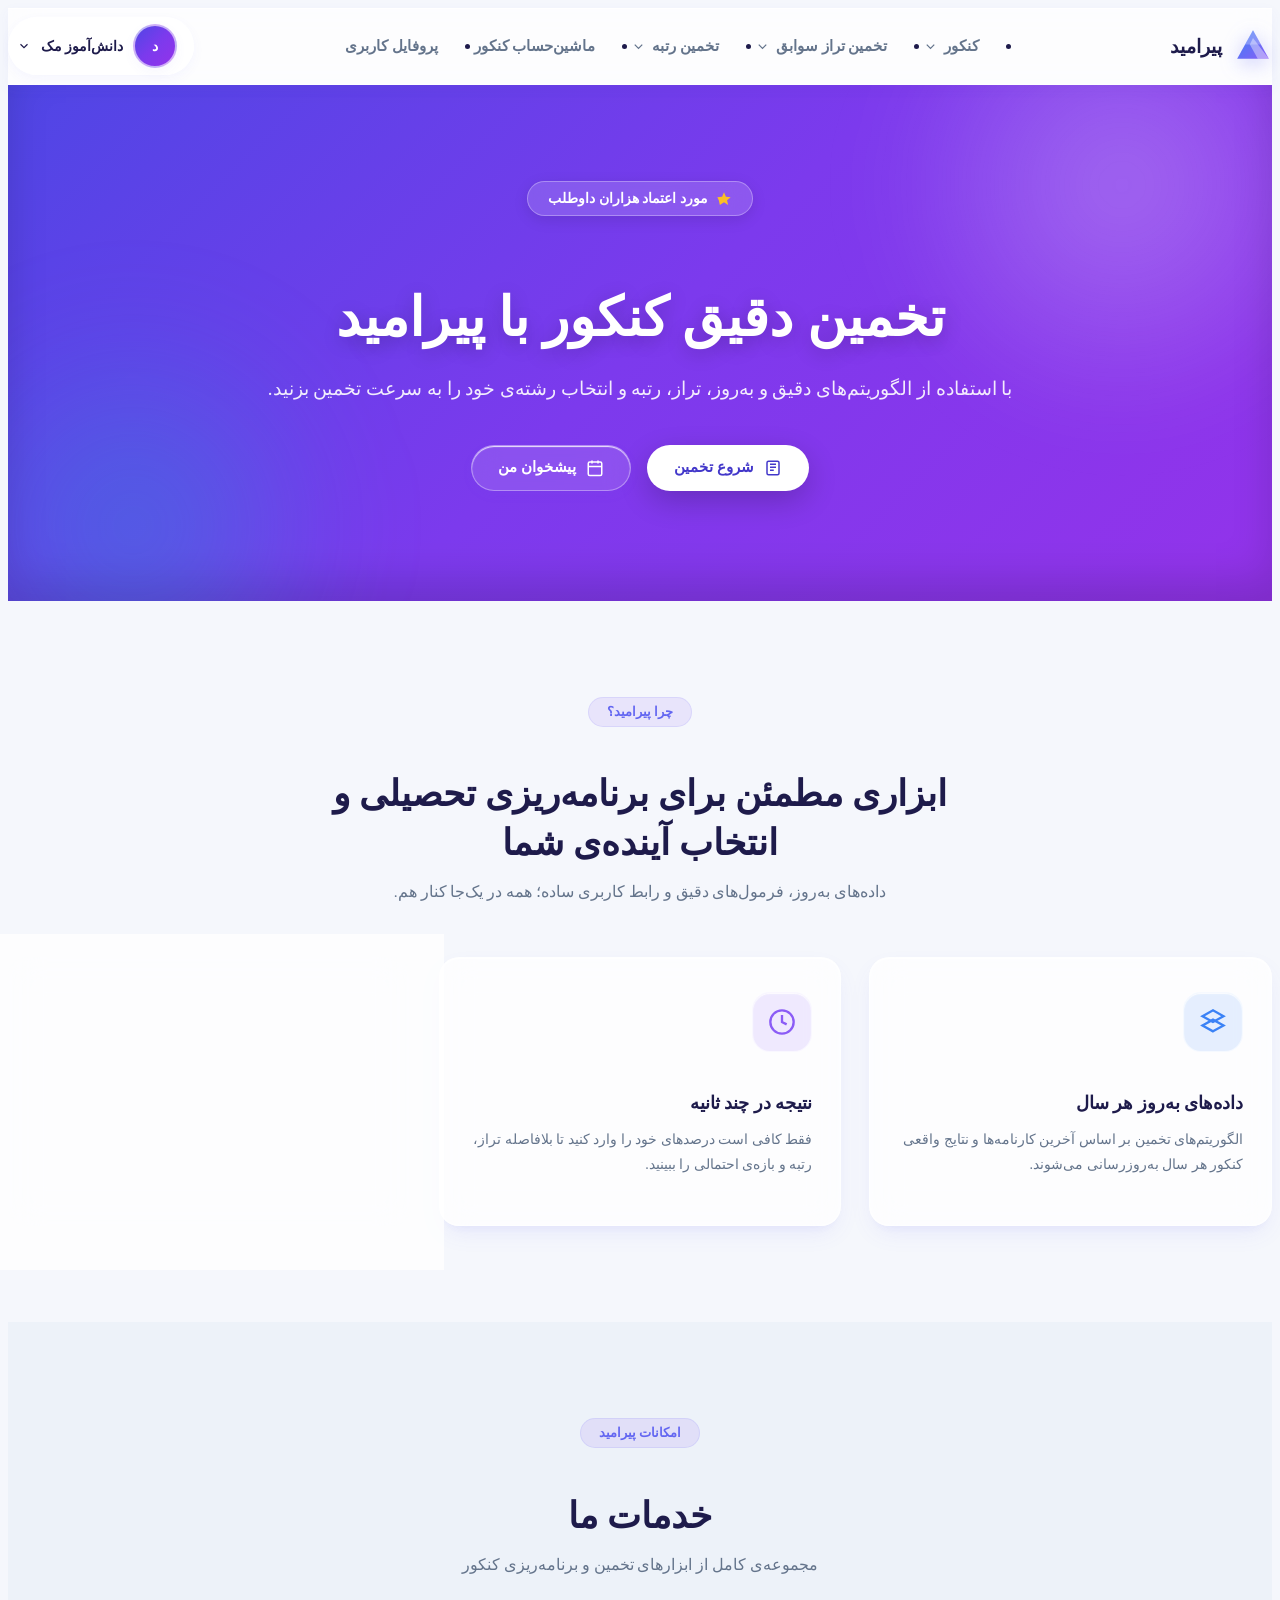
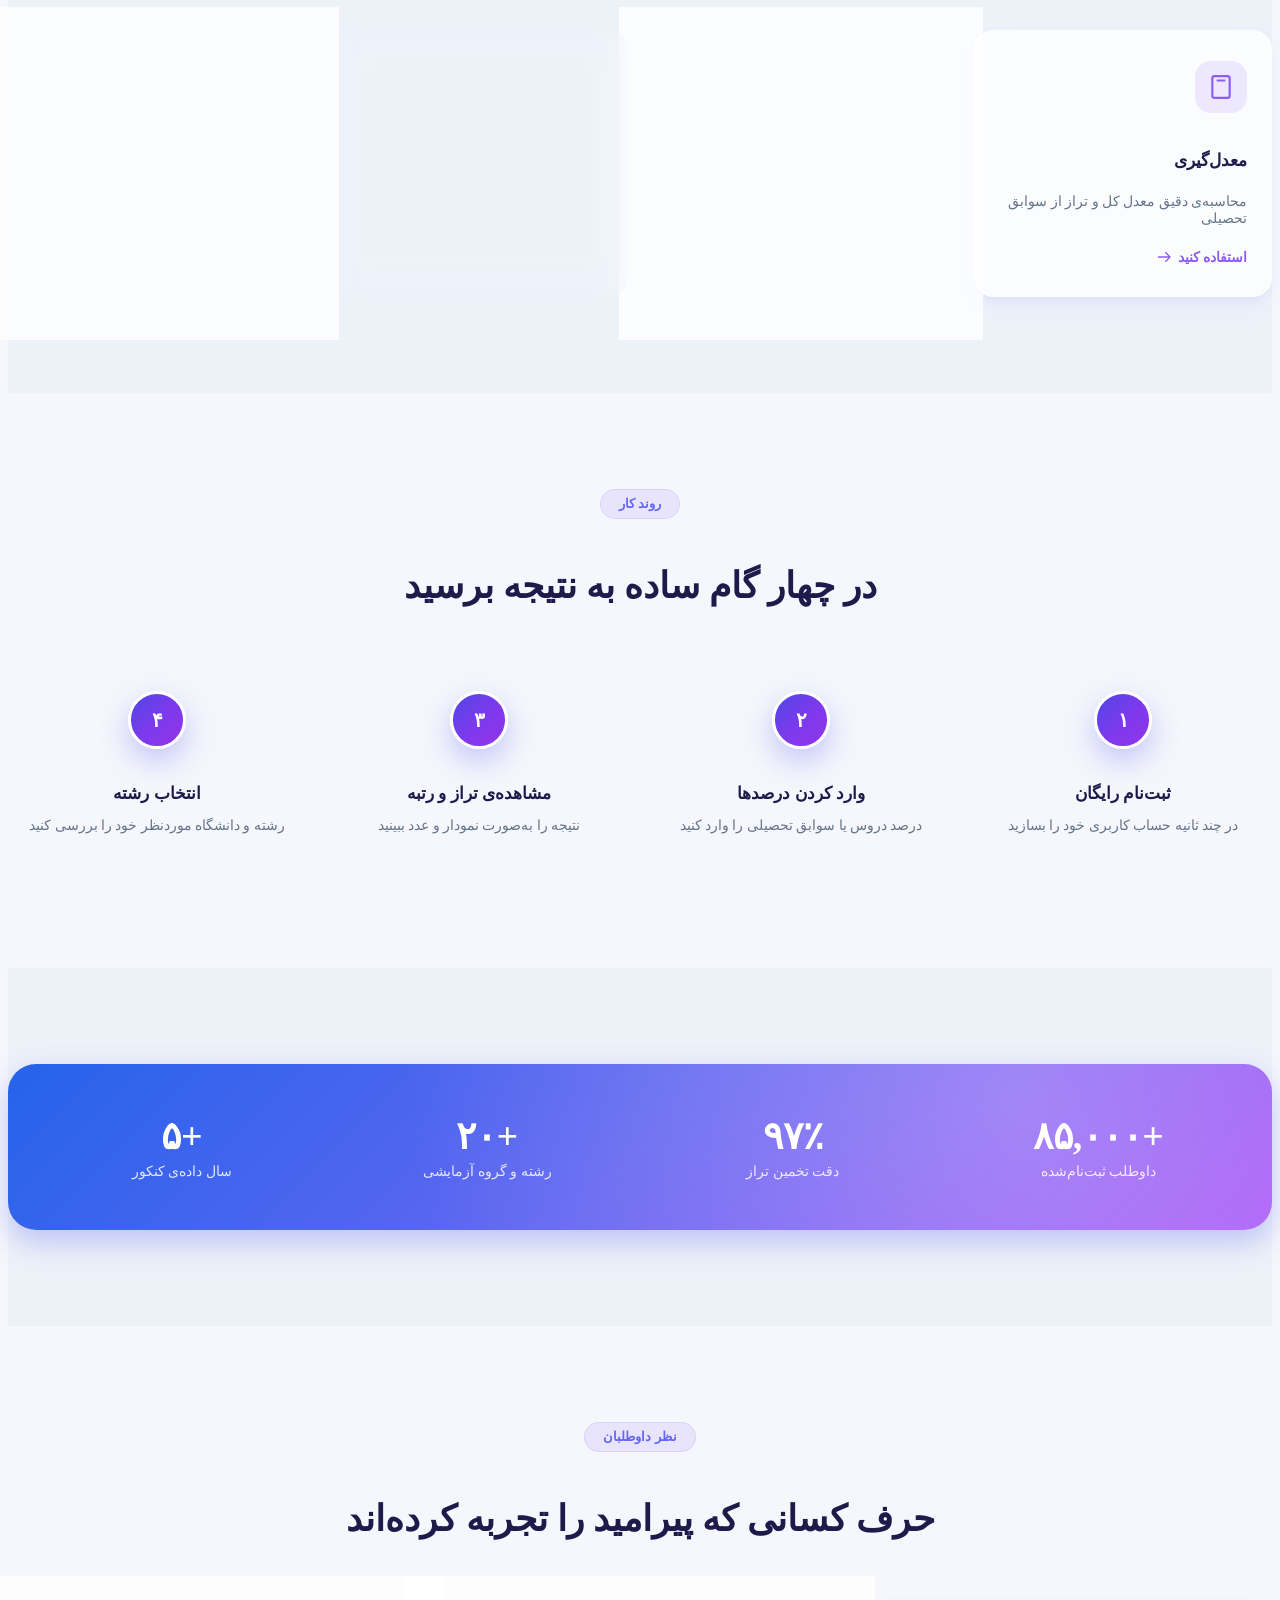
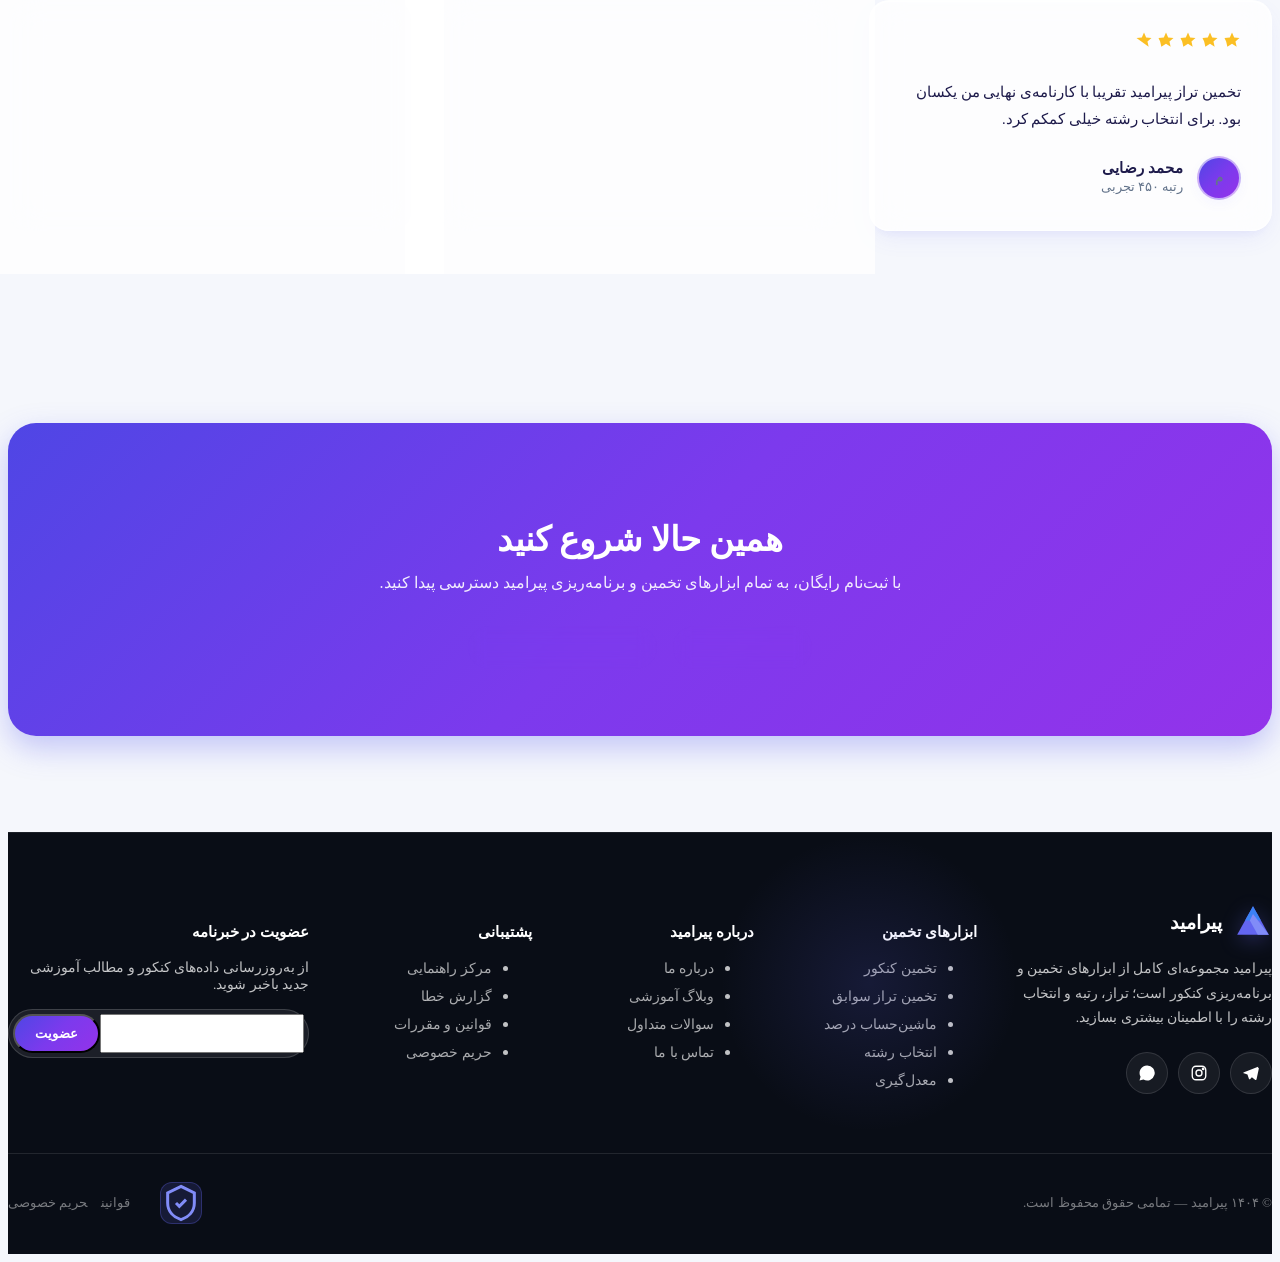
<file: pyramid/index.html>
<!doctype html>
<html lang="fa" dir="rtl">
<head>
  <meta charset="UTF-8">
  <meta name="viewport" content="width=device-width, initial-scale=1.0">
  <title>کنکور را دقیق بزنید | سامانه هوشمند پیرامید</title>
  <meta name="description" content="تخمین تراز، رتبه و انتخاب رشته کنکور با الگوریتم‌های دقیق پیرامید">
  <link rel="stylesheet" href="assets/css/style.css">
</head>
<body>

<header class="site-header">
  <div class="container">
    <a href="index.html" class="brand" aria-label="پیرامید">
      <svg viewBox="0 0 48 48" fill="none" xmlns="http://www.w3.org/2000/svg">
        <path d="M24 4 L44 40 H4 Z" fill="url(#brandGrad)" />
        <path d="M24 4 L34 22 L14 22 Z" fill="#ffffff" opacity="0.25" />
        <path d="M24 14 L44 40 H30 L20 22 Z" fill="#ffffff" opacity="0.4" />
        <defs>
          <linearGradient id="brandGrad" x1="0%" y1="0%" x2="100%" y2="100%">
            <stop offset="0%" stop-color="#3b82f6" />
            <stop offset="100%" stop-color="#8b5cf6" />
          </linearGradient>
        </defs>
      </svg>
      <span>پیرامید</span>
    </a>

    <nav aria-label="منوی اصلی">
      <ul class="main-nav">
        <li class="has-dropdown">
          <a href="#" class="nav-link">
            کنکور
            <svg class="chev" viewBox="0 0 24 24" fill="none" stroke="currentColor" stroke-width="2"><path d="M6 9l6 6 6-6"/></svg>
          </a>
          <div class="dropdown">
            <a href="input.html"><span class="dot"></span>تخمین کنکور ریاضی</a>
            <a href="input.html"><span class="dot"></span>تخمین کنکور انسانی</a>
            <a href="input.html"><span class="dot"></span>تخمین رشته تجربی</a>
          </div>
        </li>

        <li class="has-dropdown">
          <a href="#" class="nav-link">
            تخمین تراز سوابق
            <svg class="chev" viewBox="0 0 24 24" fill="none" stroke="currentColor" stroke-width="2"><path d="M6 9l6 6 6-6"/></svg>
          </a>
          <div class="dropdown">
            <a href="#"><span class="dot"></span>تراز سوابق تجربی</a>
            <a href="#"><span class="dot"></span>تراز سوابق ریاضی</a>
            <a href="#"><span class="dot"></span>تراز سوابق انسانی</a>
            <a href="#"><span class="dot"></span>تراز سوابق هنر</a>
            <a href="#"><span class="dot"></span>تراز سوابق زبان</a>
            <a href="#"><span class="dot"></span>تراز سوابق برنامه نویسی</a>
          </div>
        </li>

        <li class="has-dropdown">
          <a href="#" class="nav-link">
            تخمین رتبه
            <svg class="chev" viewBox="0 0 24 24" fill="none" stroke="currentColor" stroke-width="2"><path d="M6 9l6 6 6-6"/></svg>
          </a>
          <div class="dropdown">
            <a href="#"><span class="dot"></span>تخمین رتبه در سهمیه</a>
            <a href="#"><span class="dot"></span>تخمین رتبه کشوری</a>
            <a href="#"><span class="dot"></span>تخمین رتبه منطقه</a>
            <a href="#"><span class="dot"></span>تخمین رتبه با سوابق تحصیلی</a>
            <a href="#"><span class="dot"></span>مقایسه رتبه با سال‌های گذشته</a>
          </div>
        </li>

        <li><a href="calculator.html" class="nav-link">ماشین‌حساب کنکور</a></li>
        <li><a href="profile.html" class="nav-link">پروفایل کاربری</a></li>
      </ul>
    </nav>

    <div class="header-actions">
      <button class="nav-toggle" type="button" aria-label="باز کردن منو">
        <svg viewBox="0 0 24 24" fill="none" stroke="currentColor" stroke-width="2"><path d="M3 6h18M3 12h18M3 18h18"/></svg>
      </button>

      <a href="profile.html" class="user-pill" aria-label="حساب کاربری">
        <span class="avatar">د</span>
        <b>دانش آموز مک</b>
        <svg width="14" height="14" viewBox="0 0 24 24" fill="none" stroke="currentColor" stroke-width="2"><path d="M6 9l6 6 6-6"/></svg>
      </a>
    </div>
  </div>
</header>

<section class="hero">
  <div class="container hero-inner">
    <span class="hero-badge">
      <svg width="16" height="16" viewBox="0 0 24 24" fill="currentColor"><path d="M12 2l2.9 6.6 7.1.6-5.4 4.7 1.6 7-6.2-3.9-6.2 3.9-1.6-7L2 9.2l7.1-.6z"/></svg>
      مورد اعتماد هزاران داوطلب
    </span>
    <h1>تخمین دقیق کنکور با پیرامید</h1>
    <p>با استفاده از الگوریتم‌های دقیق و به‌روز، تراز، رتبه و انتخاب رشته‌ی خود را به سرعت تخمین بزنید.</p>
    <div class="hero-cta">
      <a href="input.html" class="btn btn-primary">
        <svg width="18" height="18" viewBox="0 0 24 24" fill="none" stroke="currentColor" stroke-width="2"><rect x="4" y="3" width="16" height="18" rx="2"/><path d="M8 7h8M8 11h8M8 15h5"/></svg>
        شروع تخمین
      </a>
      <a href="dashboard.html" class="btn btn-outline">
        <svg width="18" height="18" viewBox="0 0 24 24" fill="none" stroke="currentColor" stroke-width="2"><rect x="3" y="4" width="18" height="18" rx="2"/><path d="M16 2v4M8 2v4M3 10h18"/></svg>
        پیشخوان من
      </a>
    </div>
  </div>
</section>

<section class="section">
  <div class="container">
    <div class="section-head">
      <span class="eyebrow">چرا پیرامید؟</span>
      <h2>ابزاری مطمئن برای برنامه‌ریزی تحصیلی و انتخاب آینده‌ی شما</h2>
      <p>داده‌های به‌روز، فرمول‌های دقیق و رابط کاربری ساده؛ همه در یک‌جا کنار هم.</p>
    </div>

    <div class="why-grid">
      <div class="why-card">
        <div class="why-icon icon-blue">
          <svg viewBox="0 0 24 24" fill="none" stroke="currentColor" stroke-width="2"><path d="M12 20l9-5-9-5-9 5 9 5z"/><path d="M12 12L3 7l9-5 9 5-9 5z"/></svg>
        </div>
        <h3>داده‌های به‌روز هر سال</h3>
        <p>الگوریتم‌های تخمین بر اساس آخرین کارنامه‌ها و نتایج واقعی کنکور هر سال به‌روزرسانی می‌شوند.</p>
      </div>

      <div class="why-card">
        <div class="why-icon icon-purple">
          <svg viewBox="0 0 24 24" fill="none" stroke="currentColor" stroke-width="2"><circle cx="12" cy="12" r="10"/><path d="M12 6v6l4 2"/></svg>
        </div>
        <h3>نتیجه در چند ثانیه</h3>
        <p>فقط کافی است درصدهای خود را وارد کنید تا بلافاصله تراز، رتبه و بازه‌ی احتمالی را ببینید.</p>
      </div>

      <div class="why-card">
        <div class="why-icon icon-cyan">
          <svg viewBox="0 0 24 24" fill="none" stroke="currentColor" stroke-width="2"><path d="M9 12l2 2 4-4"/><circle cx="12" cy="12" r="10"/></svg>
        </div>
        <h3>دقت اثبات‌شده</h3>
        <p>مقایسه‌ی مستمر با نتایج واقعی داوطلبان، دقت تخمین‌ها را سال به سال بالاتر برده است.</p>
      </div>
    </div>
  </div>
</section>

<section class="section section-soft">
  <div class="container">
    <div class="section-head">
      <span class="eyebrow">امکانات پیرامید</span>
      <h2>خدمات ما</h2>
      <p>مجموعه‌ی کامل از ابزارهای تخمین و برنامه‌ریزی کنکور</p>
    </div>

    <div class="services-grid">
      <div class="service-card">
        <div class="service-icon icon-purple">
          <svg viewBox="0 0 24 24" fill="none" stroke="currentColor" stroke-width="2"><rect x="4" y="2" width="16" height="20" rx="2"/><path d="M8 6h8M8 10h.01M12 10h.01M16 10h.01M8 14h.01M12 14h.01M16 14h.01"/></svg>
        </div>
        <h3>معدل‌گیری</h3>
        <p>محاسبه‌ی دقیق معدل کل و تراز از سوابق تحصیلی</p>
        <a href="calculator.html" class="service-link link-purple">استفاده کنید <svg viewBox="0 0 24 24" fill="none" stroke="currentColor" stroke-width="2"><path d="M14 5l7 7-7 7M21 12H3"/></svg></a>
      </div>

      <div class="service-card">
        <div class="service-icon icon-orange">
          <svg viewBox="0 0 24 24" fill="none" stroke="currentColor" stroke-width="2"><path d="M4 19.5A2.5 2.5 0 016.5 17H20"/><path d="M6.5 2H20v20H6.5A2.5 2.5 0 014 19.5v-15A2.5 2.5 0 016.5 2z"/></svg>
        </div>
        <h3>انتخاب رشته</h3>
        <p>انتخاب رشته و دانشگاه متناسب با رتبه</p>
        <a href="#" class="service-link link-orange">استفاده کنید <svg viewBox="0 0 24 24" fill="none" stroke="currentColor" stroke-width="2"><path d="M14 5l7 7-7 7M21 12H3"/></svg></a>
      </div>

      <div class="service-card is-featured">
        <div class="service-icon icon-blue">
          <svg viewBox="0 0 24 24" fill="none" stroke="currentColor" stroke-width="2"><path d="M3 3v18h18"/><path d="M7 15l4-5 3 3 5-7"/></svg>
        </div>
        <h3>تخمین سوابق</h3>
        <p>تخمین تراز بر اساس سوابق تحصیلی</p>
        <a href="input.html" class="service-link link-blue">استفاده کنید <svg viewBox="0 0 24 24" fill="none" stroke="currentColor" stroke-width="2"><path d="M14 5l7 7-7 7M21 12H3"/></svg></a>
      </div>

      <div class="service-card">
        <div class="service-icon icon-cyan">
          <svg viewBox="0 0 24 24" fill="none" stroke="currentColor" stroke-width="2"><rect x="4" y="2" width="16" height="20" rx="2"/><path d="M8 6h8M8 10h.01M12 10h.01M16 10h.01"/></svg>
        </div>
        <h3>تخمین کنکور</h3>
        <p>تخمین تراز و رتبه بر اساس درصدهای کنکور</p>
        <a href="input.html" class="service-link link-purple">استفاده کنید <svg viewBox="0 0 24 24" fill="none" stroke="currentColor" stroke-width="2"><path d="M14 5l7 7-7 7M21 12H3"/></svg></a>
      </div>
    </div>
  </div>
</section>

<section class="section">
  <div class="container">
    <div class="section-head">
      <span class="eyebrow">روند کار</span>
      <h2>در چهار گام ساده به نتیجه برسید</h2>
    </div>
    <div class="steps">
      <div class="step"><div class="step-num">۱</div><h3>ثبت‌نام رایگان</h3><p>در چند ثانیه حساب کاربری خود را بسازید</p></div>
      <div class="step"><div class="step-num">۲</div><h3>وارد کردن درصدها</h3><p>درصد دروس یا سوابق تحصیلی را وارد کنید</p></div>
      <div class="step"><div class="step-num">۳</div><h3>مشاهده‌ی تراز و رتبه</h3><p>نتیجه را به‌صورت نمودار و عدد ببینید</p></div>
      <div class="step"><div class="step-num">۴</div><h3>انتخاب رشته</h3><p>رشته و دانشگاه موردنظر خود را بررسی کنید</p></div>
    </div>
  </div>
</section>

<section class="section section-soft">
  <div class="container">
    <div class="stats-band">
      <div class="stat"><b>+۸۵,۰۰۰</b><span>داوطلب ثبت‌نام‌شده</span></div>
      <div class="stat"><b>۹۷٪</b><span>دقت تخمین تراز</span></div>
      <div class="stat"><b>+۲۰</b><span>رشته و گروه آزمایشی</span></div>
      <div class="stat"><b>+۵</b><span>سال داده‌ی کنکور</span></div>
    </div>
  </div>
</section>

<section class="section">
  <div class="container">
    <div class="section-head">
      <span class="eyebrow">نظر داوطلبان</span>
      <h2>حرف کسانی که پیرامید را تجربه کرده‌اند</h2>
    </div>
    <div class="testi-grid">
      <div class="testi-card">
        <div class="testi-stars"><svg viewBox="0 0 24 24" fill="currentColor"><path d="M12 2l2.9 6.6 7.1.6-5.4 4.7 1.6 7-6.2-3.9-6.2 3.9-1.6-7L2 9.2l7.1-.6z"/></svg><svg viewBox="0 0 24 24" fill="currentColor"><path d="M12 2l2.9 6.6 7.1.6-5.4 4.7 1.6 7-6.2-3.9-6.2 3.9-1.6-7L2 9.2l7.1-.6z"/></svg><svg viewBox="0 0 24 24" fill="currentColor"><path d="M12 2l2.9 6.6 7.1.6-5.4 4.7 1.6 7-6.2-3.9-6.2 3.9-1.6-7L2 9.2l7.1-.6z"/></svg><svg viewBox="0 0 24 24" fill="currentColor"><path d="M12 2l2.9 6.6 7.1.6-5.4 4.7 1.6 7-6.2-3.9-6.2 3.9-1.6-7L2 9.2l7.1-.6z"/></svg><svg viewBox="0 0 24 24" fill="currentColor"><path d="M12 2l2.9 6.6 7.1.6-5.4 4.7 1.6 7L2 9.2l7.1-.6z"/></svg></div>
        <p>تخمین تراز پیرامید تقریبا با کارنامه‌ی نهایی من یکسان بود. برای انتخاب رشته خیلی کمکم کرد.</p>
        <div class="testi-user"><span class="avatar">م</span><div><b>محمد رضایی</b><span>رتبه ۴۵۰ تجربی</span></div></div>
      </div>
      <div class="testi-card">
        <div class="testi-stars"><svg viewBox="0 0 24 24" fill="currentColor"><path d="M12 2l2.9 6.6 7.1.6-5.4 4.7 1.6 7-6.2-3.9-6.2 3.9-1.6-7L2 9.2l7.1-.6z"/></svg><svg viewBox="0 0 24 24" fill="currentColor"><path d="M12 2l2.9 6.6 7.1.6-5.4 4.7 1.6 7-6.2-3.9-6.2 3.9-1.6-7L2 9.2l7.1-.6z"/></svg><svg viewBox="0 0 24 24" fill="currentColor"><path d="M12 2l2.9 6.6 7.1.6-5.4 4.7 1.6 7-6.2-3.9-6.2 3.9-1.6-7L2 9.2l7.1-.6z"/></svg><svg viewBox="0 0 24 24" fill="currentColor"><path d="M12 2l2.9 6.6 7.1.6-5.4 4.7 1.6 7-6.2-3.9-6.2 3.9-1.6-7L2 9.2l7.1-.6z"/></svg><svg viewBox="0 0 24 24" fill="currentColor"><path d="M12 2l2.9 6.6 7.1.6-5.4 4.7 1.6 7L2 9.2l7.1-.6z"/></svg></div>
        <p>رابط کاربری ساده‌ای داره و گزارش تراز سوابق خیلی شفاف نشون داده می‌شه. پیشنهاد می‌کنم.</p>
        <div class="testi-user"><span class="avatar">ز</span><div><b>زهرا احمدی</b><span>رتبه ۱۲۰۰ انسانی</span></div></div>
      </div>
      <div class="testi-card">
        <div class="testi-stars"><svg viewBox="0 0 24 24" fill="currentColor"><path d="M12 2l2.9 6.6 7.1.6-5.4 4.7 1.6 7-6.2-3.9-6.2 3.9-1.6-7L2 9.2l7.1-.6z"/></svg><svg viewBox="0 0 24 24" fill="currentColor"><path d="M12 2l2.9 6.6 7.1.6-5.4 4.7 1.6 7-6.2-3.9-6.2 3.9-1.6-7L2 9.2l7.1-.6z"/></svg><svg viewBox="0 0 24 24" fill="currentColor"><path d="M12 2l2.9 6.6 7.1.6-5.4 4.7 1.6 7-6.2-3.9-6.2 3.9-1.6-7L2 9.2l7.1-.6z"/></svg><svg viewBox="0 0 24 24" fill="currentColor"><path d="M12 2l2.9 6.6 7.1.6-5.4 4.7 1.6 7-6.2-3.9-6.2 3.9-1.6-7L2 9.2l7.1-.6z"/></svg><svg viewBox="0 0 24 24" fill="currentColor"><path d="M12 2l2.9 6.6 7.1.6-5.4 4.7 1.6 7L2 9.2l7.1-.6z"/></svg></div>
        <p>ماژول انتخاب رشته دانشگاه‌های قابل قبول را بر اساس رتبه‌ام نشان داد.</p>
        <div class="testi-user"><span class="avatar">ع</span><div><b>علی محمدی</b><span>رتبه ۸۹۰ ریاضی</span></div></div>
      </div>
    </div>
  </div>
</section>

<section class="section">
  <div class="container">
    <div class="cta-band">
      <h2>همین حالا شروع کنید</h2>
      <p>با ثبت‌نام رایگان، به تمام ابزارهای تخمین و برنامه‌ریزی پیرامید دسترسی پیدا کنید.</p>
      <div class="cta-actions">
        <a href="register.html" class="btn btn-primary">ثبت‌نام رایگان</a>
        <a href="profile.html" class="btn btn-outline">ورود به حساب کاربری</a>
      </div>
    </div>
  </div>
</section>

<footer class="site-footer">
  <div class="container">
    <div class="footer-top">
      <div class="footer-brand">
        <a href="index.html" class="brand">
          <svg viewBox="0 0 48 48" fill="none" width="32" height="32"><path d="M24 4 L44 40 H4 Z" fill="#6366f1"/><path d="M24 4 L34 22 L14 22 Z" fill="#3b82f6"/><path d="M24 14 L44 40 H30 L20 22 Z" fill="#818cf8"/></svg>
          <span>پیرامید</span>
        </a>
        <p>پیرامید مجموعه‌ای کامل از ابزارهای تخمین و برنامه‌ریزی کنکور است؛ تراز، رتبه و انتخاب رشته را با اطمینان بیشتری بسازید.</p>
        <div class="footer-social">
          <a href="#" aria-label="تلگرام"><svg viewBox="0 0 24 24" fill="currentColor"><path d="M21.5 3.5L2.7 10.9c-1.2.5-1.2 1.2-.2 1.5l4.8 1.5 1.9 5.7c.2.6.4.8.9.8.4 0 .6-.2.9-.5l2.2-2.1 4.6 3.4c.8.5 1.4.2 1.6-.8l3-14c.3-1.2-.4-1.7-1.2-1.4z"/></svg></a>
          <a href="#" aria-label="اینستاگرام"><svg viewBox="0 0 24 24" fill="none" stroke="currentColor" stroke-width="1.8"><rect x="3" y="3" width="18" height="18" rx="5"/><circle cx="12" cy="12" r="4"/><circle cx="17.5" cy="6.5" r="1"/></svg></a>
          <a href="#" aria-label="واتساپ"><svg viewBox="0 0 24 24" fill="currentColor"><path d="M12 2a10 10 0 00-8.6 15L2 22l5.2-1.4A10 10 0 1012 2z"/></svg></a>
        </div>
      </div>
      <div class="footer-col"><h4>ابزارهای تخمین</h4><ul><li><a href="input.html">تخمین کنکور</a></li><li><a href="input.html">تخمین تراز سوابق</a></li><li><a href="calculator.html">ماشین‌حساب درصد</a></li><li><a href="#">انتخاب رشته</a></li><li><a href="#">معدل‌گیری</a></li></ul></div>
      <div class="footer-col"><h4>درباره پیرامید</h4><ul><li><a href="#">درباره ما</a></li><li><a href="#">وبلاگ آموزشی</a></li><li><a href="#">سوالات متداول</a></li><li><a href="#">تماس با ما</a></li></ul></div>
      <div class="footer-col"><h4>پشتیبانی</h4><ul><li><a href="#">مرکز راهنمایی</a></li><li><a href="#">گزارش خطا</a></li><li><a href="#">قوانین و مقررات</a></li><li><a href="#">حریم خصوصی</a></li></ul></div>
      <div class="footer-col footer-newsletter">
        <h4>عضویت در خبرنامه</h4>
        <p>از به‌روزرسانی داده‌های کنکور و مطالب آموزشی جدید باخبر شوید.</p>
        <form class="footer-form" onsubmit="return false;" aria-label="عضویت در خبرنامه">
          <input type="email" placeholder="ایمیل شما" autocomplete="email">
          <button type="submit">عضویت</button>
        </form>
      </div>
    </div>
    <div class="footer-bottom">
      <span>© ۱۴۰۴ پیرامید — تمامی حقوق محفوظ است.</span>
      <div class="footer-trust">
        <span class="seal"><svg viewBox="0 0 24 24" fill="none" stroke="currentColor" stroke-width="1.8"><path d="M12 2l8 4v6c0 5-3.5 8.5-8 10-4.5-1.5-8-5-8-10V6z"/><path d="M9 12l2 2 4-4"/></svg></span>
        <span class="legal-links"><a href="#">قوانین</a><a href="#">حریم خصوصی</a></span>
      </div>
    </div>
  </div>
</footer>
<script>
(function () {
  var KEY = 'pyramid:theme';
  var saved = localStorage.getItem(KEY);
  var theme = (saved === 'dark' || saved === 'light')
    ? saved
    : (window.matchMedia && matchMedia('(prefers-color-scheme: dark)').matches ? 'dark' : 'light');
  document.documentElement.setAttribute('data-theme', theme);
})();
</script>

<script src="assets/js/main.js"></script>
</body>
</html>
</file>
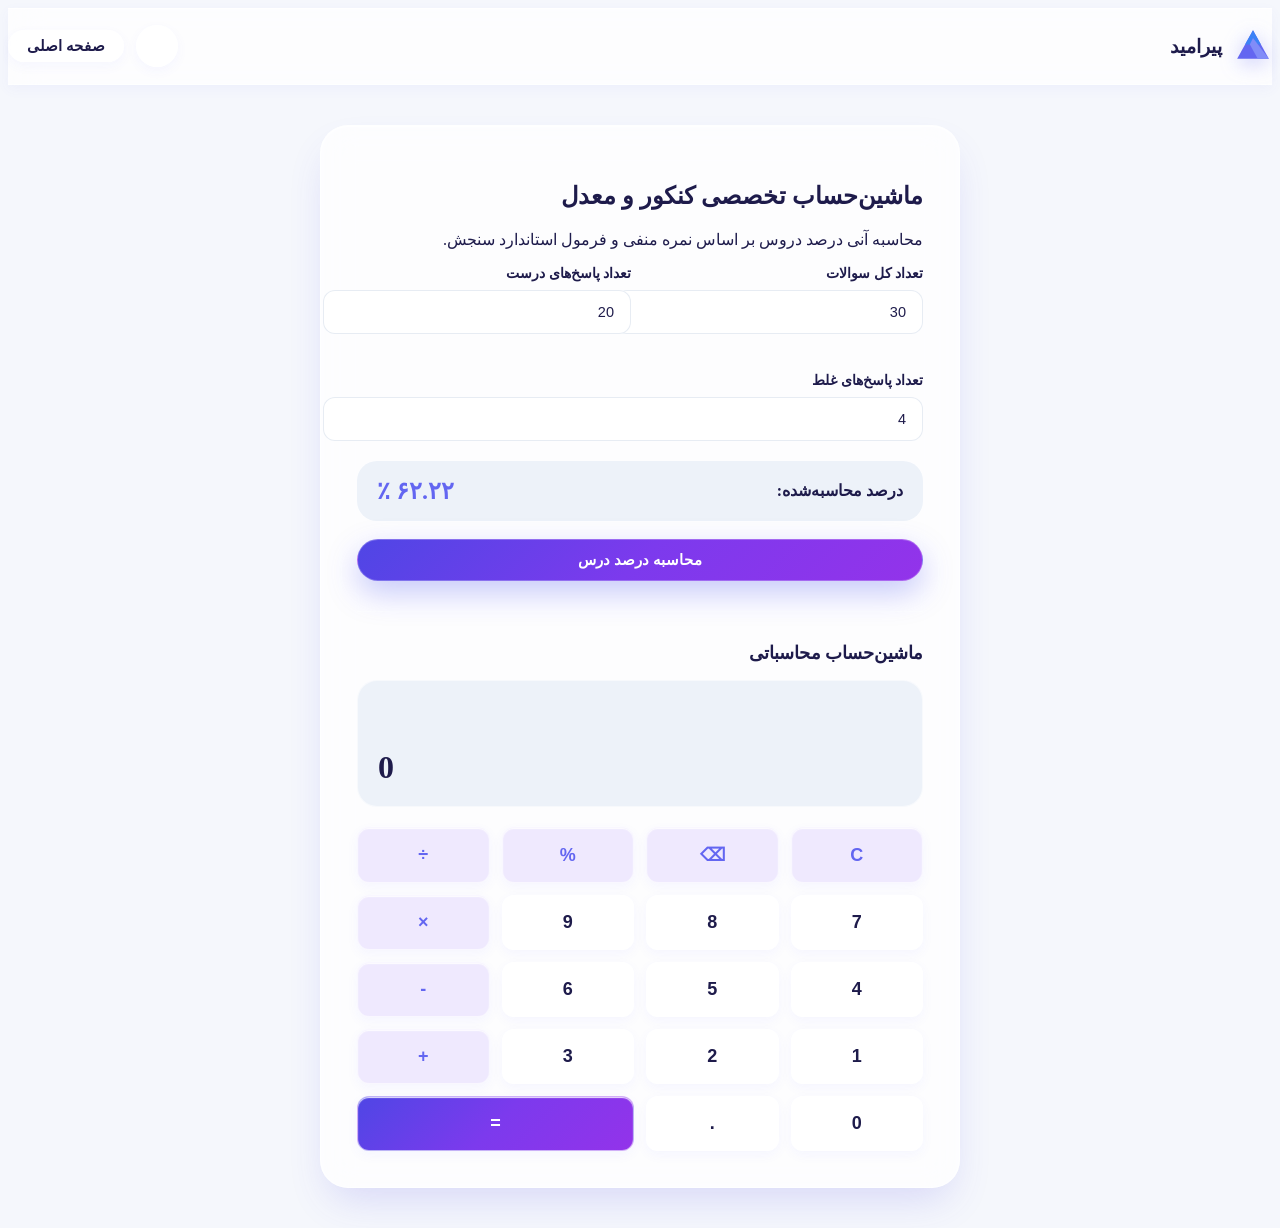
<file: pyramid/calculator.html>
<!doctype html>
<html lang="fa" dir="rtl">
<head>
  <meta charset="UTF-8">
  <meta name="viewport" content="width=device-width, initial-scale=1.0">
  <title>ماشین‌حساب هوشمند کنکور | پیرامید</title>
  <link rel="stylesheet" href="assets/css/style.css">
</head>
<body>

<header class="site-header">
  <div class="container">
    <a href="index.html" class="brand">
      <svg viewBox="0 0 48 48" fill="none" width="34" height="34"><path d="M24 4 L44 40 H4 Z" fill="#6366f1"/><path d="M24 4 L34 22 L14 22 Z" fill="#3b82f6"/><path d="M24 14 L44 40 H30 L20 22 Z" fill="#818cf8"/></svg>
      <span>پیرامید</span>
    </a>
    <div class="header-actions">
      <button class="theme-toggle-btn" type="button" aria-label="تغییر تم"></button>
      <a href="index.html" class="btn btn-outline" style="padding:8px 18px;">صفحه اصلی</a>
    </div>
  </div>
</header>

<div class="container calc-wrap">
  <div class="glass-card">
    <h2>ماشین‌حساب تخصصی کنکور و معدل</h2>
    <p>محاسبه آنی درصد دروس بر اساس نمره منفی و فرمول استاندارد سنجش.</p>

    <!-- فرم محاسبه درصد کنکور -->
    <form id="konkur-calc-form" style="margin-bottom: 30px;">
      <div class="form-grid">
        <div class="form-field">
          <label for="calc-total">تعداد کل سوالات</label>
          <input type="number" id="calc-total" value="30" min="1" required>
        </div>
        <div class="form-field">
          <label for="calc-correct">تعداد پاسخ‌های درست</label>
          <input type="number" id="calc-correct" value="20" min="0" required>
        </div>
        <div class="form-field" style="grid-column: 1 / -1;">
          <label for="calc-wrong">تعداد پاسخ‌های غلط</label>
          <input type="number" id="calc-wrong" value="4" min="0" required>
        </div>
      </div>

      <div style="display:flex; align-items:center; justify-content:space-between; background:var(--bg-soft); padding:16px 20px; border-radius:var(--radius); margin-bottom:18px;">
        <span style="font-weight:700;">درصد محاسبه‌شده:</span>
        <b id="konkur-calc-result" style="font-size:24px; color:var(--primary);">۶۲.۲۲ ٪</b>
      </div>

      <button type="submit" class="btn btn-primary" style="width:100%;">محاسبه درصد درس</button>
    </form>

    <hr style="border:0; border-top:1px solid var(--glass-border); margin: 30px 0;">

    <h3 style="font-size:18px; font-weight:800; margin-bottom:16px;">ماشین‌حساب محاسباتی</h3>
    <!-- ماشین حساب علمی -->
    <div class="calc-screen">
      <div class="calc-history"></div>
      <div class="calc-output">0</div>
    </div>

    <div class="calc-grid">
      <button type="button" class="calc-btn op" data-action="clear">C</button>
      <button type="button" class="calc-btn op" data-action="backspace">⌫</button>
      <button type="button" class="calc-btn op" data-val="%">%</button>
      <button type="button" class="calc-btn op" data-val="÷">÷</button>

      <button type="button" class="calc-btn" data-val="7">7</button>
      <button type="button" class="calc-btn" data-val="8">8</button>
      <button type="button" class="calc-btn" data-val="9">9</button>
      <button type="button" class="calc-btn op" data-val="×">×</button>

      <button type="button" class="calc-btn" data-val="4">4</button>
      <button type="button" class="calc-btn" data-val="5">5</button>
      <button type="button" class="calc-btn" data-val="6">6</button>
      <button type="button" class="calc-btn op" data-val="-">-</button>

      <button type="button" class="calc-btn" data-val="1">1</button>
      <button type="button" class="calc-btn" data-val="2">2</button>
      <button type="button" class="calc-btn" data-val="3">3</button>
      <button type="button" class="calc-btn op" data-val="+">+</button>

      <button type="button" class="calc-btn" data-val="0">0</button>
      <button type="button" class="calc-btn" data-val=".">.</button>
      <button type="button" class="calc-btn action" style="grid-column: span 2;" data-action="calculate">=</button>
    </div>
  </div>
</div>

<script src="assets/js/main.js"></script>
</body>
</html>
</file>
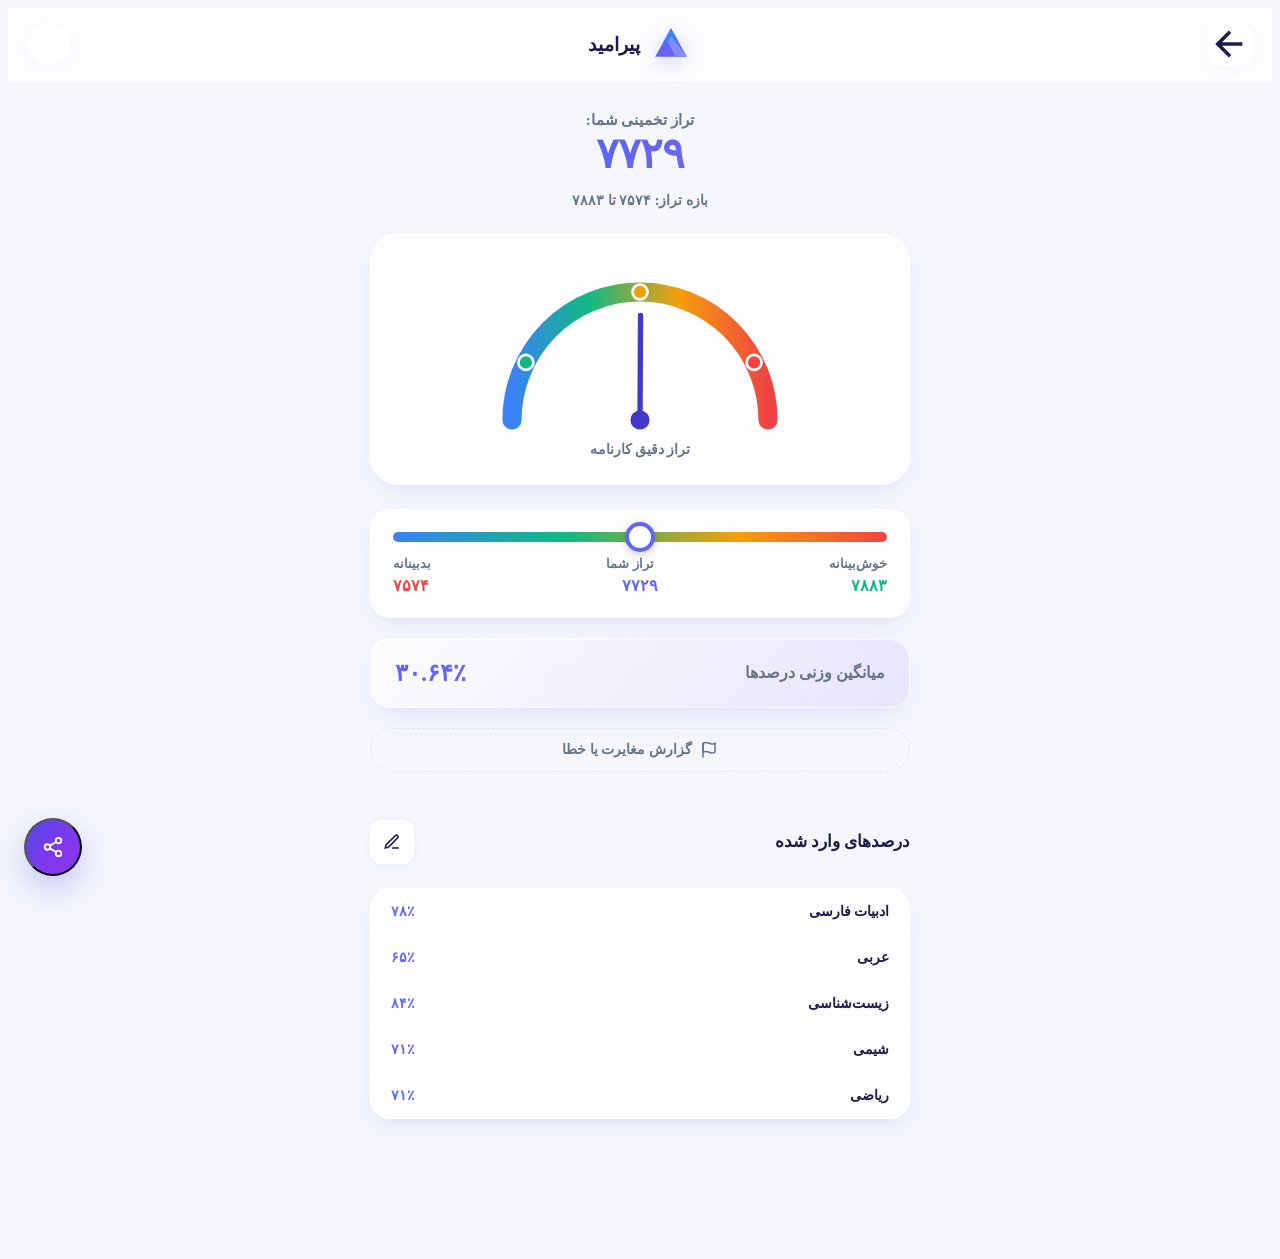
<file: pyramid/dashboard.html>
<!doctype html>
<html lang="fa" dir="rtl">
<head>
  <meta charset="UTF-8">
  <meta name="viewport" content="width=device-width, initial-scale=1.0">
  <title>نتیجه تخمین | پیرامید</title>
  <link rel="stylesheet" href="assets/css/style.css">
</head>
<body class="dashboard-shell">

<div class="mobile-topbar">
  <a href="index.html" class="icon-btn" aria-label="بازگشت به خانه">
    <svg viewBox="0 0 24 24" fill="none" stroke="currentColor" stroke-width="2"><path d="M19 12H5M12 19l-7-7 7-7"/></svg>
  </a>
  <a href="index.html" class="brand" aria-label="پیرامید">
    <svg viewBox="0 0 48 48" fill="none" width="30" height="30">
      <path d="M24 4 L44 40 H4 Z" fill="#6366f1"/>
      <path d="M24 4 L34 22 L14 22 Z" fill="#3b82f6"/>
      <path d="M24 14 L44 40 H30 L20 22 Z" fill="#818cf8"/>
    </svg>
    <span>پیرامید</span>
  </a>
  <button class="theme-toggle-btn" type="button" aria-label="تغییر تم"></button>
</div>

<div class="result-wrap">
  <div class="result-title">
    <span style="font-size:15px;color:var(--text-muted);font-weight:700;">تراز تخمینی شما:</span>
    <b>۷۷۲۹</b>
  </div>
  <p class="result-range">بازه تراز: ۷۵۷۴ تا ۷۸۸۳</p>

  <!-- گیج مدرن شیشه‌ای -->
  <div class="gauge-card">
    <svg class="gauge-svg" viewBox="0 0 300 175" xmlns="http://www.w3.org/2000/svg" role="img" aria-label="تراز ۷۷۲۹">
      <defs>
        <linearGradient id="gaugeGradient" x1="0%" y1="0%" x2="100%" y2="0%">
          <stop offset="0%" stop-color="#3b82f6"/>
          <stop offset="30%" stop-color="#10b981"/>
          <stop offset="65%" stop-color="#f59e0b"/>
          <stop offset="100%" stop-color="#ef4444"/>
        </linearGradient>
      </defs>
      <path d="M30,150 A120,120 0 0 1 270,150" fill="none" stroke="url(#gaugeGradient)" stroke-width="18" stroke-linecap="round"/>
      <circle class="gauge-tick" cx="43" cy="96" r="7" fill="#10b981"/>
      <circle class="gauge-tick" cx="150" cy="30" r="7" fill="#f59e0b"/>
      <circle class="gauge-tick" cx="257" cy="96" r="7" fill="#ef4444"/>
      <line class="gauge-needle" x1="150" y1="150" x2="150" y2="52" data-min="7574" data-max="7883" data-value="7729"/>
      <circle class="gauge-hub" cx="150" cy="150" r="9"/>
    </svg>
    <span class="gauge-caption">تراز دقیق کارنامه</span>
  </div>

  <div class="slider-row">
    <div class="slider-track"><div class="slider-thumb"></div></div>
    <div class="slider-labels"><span>خوش‌بینانه</span><span>تراز شما</span><span>بدبینانه</span></div>
    <div class="slider-values"><span style="color:var(--green)">۷۸۸۳</span><span style="color:var(--primary)">۷۷۲۹</span><span style="color:var(--red)">۷۵۷۴</span></div>
  </div>

  <div class="stat-box">
    <span>میانگین وزنی درصدها</span>
    <b>۳۰.۶۴٪</b>
  </div>

  <a href="#" class="report-error">
    <svg width="18" height="18" viewBox="0 0 24 24" fill="none" stroke="currentColor" stroke-width="2"><path d="M4 15s1-1 4-1 5 2 8 2 4-1 4-1V3s-1 1-4 1-5-2-8-2-4 1-4 1z"/><path d="M4 22V3"/></svg>
    گزارش مغایرت یا خطا
  </a>

  <div class="next-section-peek">
    <h4>درصدهای وارد شده</h4>
    <a href="input.html" class="icon-btn" aria-label="ویرایش درصدها">
      <svg width="18" height="18" viewBox="0 0 24 24" fill="none" stroke="currentColor" stroke-width="2"><path d="M12 20h9"/><path d="M16.5 3.5a2.1 2.1 0 013 3L7 19l-4 1 1-4z"/></svg>
    </a>
  </div>

  <div class="percent-rows">
    <div class="percent-row"><b>ادبیات فارسی</b><span class="val">۷۸٪</span></div>
    <div class="percent-row"><b>عربی</b><span class="val">۶۵٪</span></div>
    <div class="percent-row"><b>زیست‌شناسی</b><span class="val">۸۴٪</span></div>
    <div class="percent-row"><b>شیمی</b><span class="val">۷۱٪</span></div>
    <div class="percent-row"><b>ریاضی</b><span class="val">۷۱٪</span></div>
  </div>
</div>

<button class="fab-share" type="button" aria-label="اشتراک‌گذاری نتیجه" title="اشتراک‌گذاری نتیجه">
  <svg width="22" height="22" viewBox="0 0 24 24" fill="none" stroke="currentColor" stroke-width="2"><circle cx="18" cy="5" r="3"/><circle cx="6" cy="12" r="3"/><circle cx="18" cy="19" r="3"/><path d="M8.6 13.5l6.8 4M15.4 6.5l-6.8 4"/></svg>
</button>

<script src="assets/js/main.js"></script>
</body>
</html>
</file>
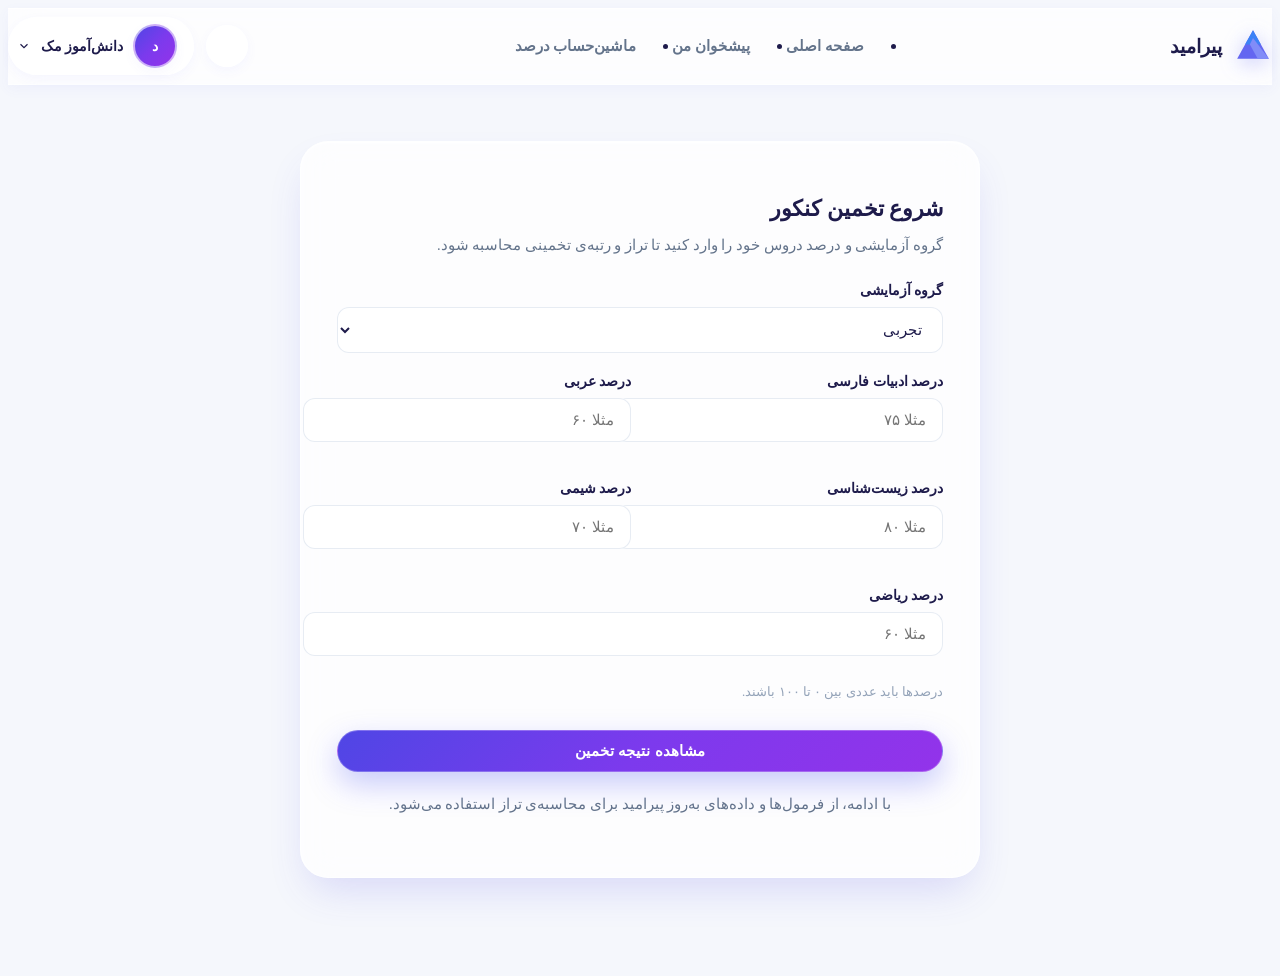
<file: pyramid/input.html>
<!doctype html>
<html lang="fa" dir="rtl">
<head>
  <meta charset="UTF-8">
  <meta name="viewport" content="width=device-width, initial-scale=1.0">
  <title>شروع تخمین کنکور | پیرامید</title>
  <link rel="stylesheet" href="assets/css/style.css">
</head>
<body>

<header class="site-header">
  <div class="container">
    <a href="index.html" class="brand" aria-label="پیرامید">
      <svg viewBox="0 0 48 48" fill="none" width="34" height="34"><path d="M24 4 L44 40 H4 Z" fill="#6366f1"/><path d="M24 4 L34 22 L14 22 Z" fill="#3b82f6"/><path d="M24 14 L44 40 H30 L20 22 Z" fill="#818cf8"/></svg>
      <span>پیرامید</span>
    </a>

    <nav aria-label="منوی اصلی">
      <ul class="main-nav">
        <li><a href="index.html" class="nav-link">صفحه اصلی</a></li>
        <li><a href="dashboard.html" class="nav-link">پیشخوان من</a></li>
        <li><a href="calculator.html" class="nav-link">ماشین‌حساب درصد</a></li>
      </ul>
    </nav>

    <div class="header-actions">
      <button class="theme-toggle-btn" type="button" aria-label="تغییر تم"></button>
      <a href="profile.html" class="user-pill">
        <span class="avatar">د</span>
        <b>دانش آموز مک</b>
        <svg width="14" height="14" viewBox="0 0 24 24" fill="none" stroke="currentColor" stroke-width="2"><path d="M6 9l6 6 6-6"/></svg>
      </a>
    </div>
  </div>
</header>

<div class="form-wrap">
  <div class="form-card">
    <h2>شروع تخمین کنکور</h2>
    <p>گروه آزمایشی و درصد دروس خود را وارد کنید تا تراز و رتبه‌ی تخمینی محاسبه شود.</p>

    <form action="dashboard.html" method="GET" autocomplete="off" aria-label="فرم تخمین کنکور">
      <div class="form-field">
        <label for="field">گروه آزمایشی</label>
        <select id="field" name="field" required>
          <option>تجربی</option>
          <option>ریاضی</option>
          <option>انسانی</option>
          <option>هنر</option>
          <option>زبان</option>
        </select>
      </div>

      <div class="form-grid">
        <div class="form-field">
          <label for="persian">درصد ادبیات فارسی</label>
          <input type="number" id="persian" name="persian" placeholder="مثلا ۷۵" min="0" max="100" step="0.01" required>
        </div>

        <div class="form-field">
          <label for="arabic">درصد عربی</label>
          <input type="number" id="arabic" name="arabic" placeholder="مثلا ۶۰" min="0" max="100" step="0.01" required>
        </div>

        <div class="form-field">
          <label for="biology">درصد زیست‌شناسی</label>
          <input type="number" id="biology" name="biology" placeholder="مثلا ۸۰" min="0" max="100" step="0.01" required>
        </div>

        <div class="form-field">
          <label for="chemistry">درصد شیمی</label>
          <input type="number" id="chemistry" name="chemistry" placeholder="مثلا ۷۰" min="0" max="100" step="0.01" required>
        </div>

        <div class="form-field" style="grid-column: 1 / -1;">
          <label for="math">درصد ریاضی</label>
          <input type="number" id="math" name="math" placeholder="مثلا ۶۰" min="0" max="100" step="0.01" required>
        </div>
      </div>

      <p class="form-hint">درصدها باید عددی بین ۰ تا ۱۰۰ باشند.</p>

      <button type="submit" class="btn btn-primary" style="width:100%; margin-top:10px;">
        مشاهده نتیجه تخمین
      </button>
    </form>

    <p class="form-note">با ادامه، از فرمول‌ها و داده‌های به‌روز پیرامید برای محاسبه‌ی تراز استفاده می‌شود.</p>
  </div>
</div>

<script src="assets/js/main.js"></script>
</body>
</html>
</file>
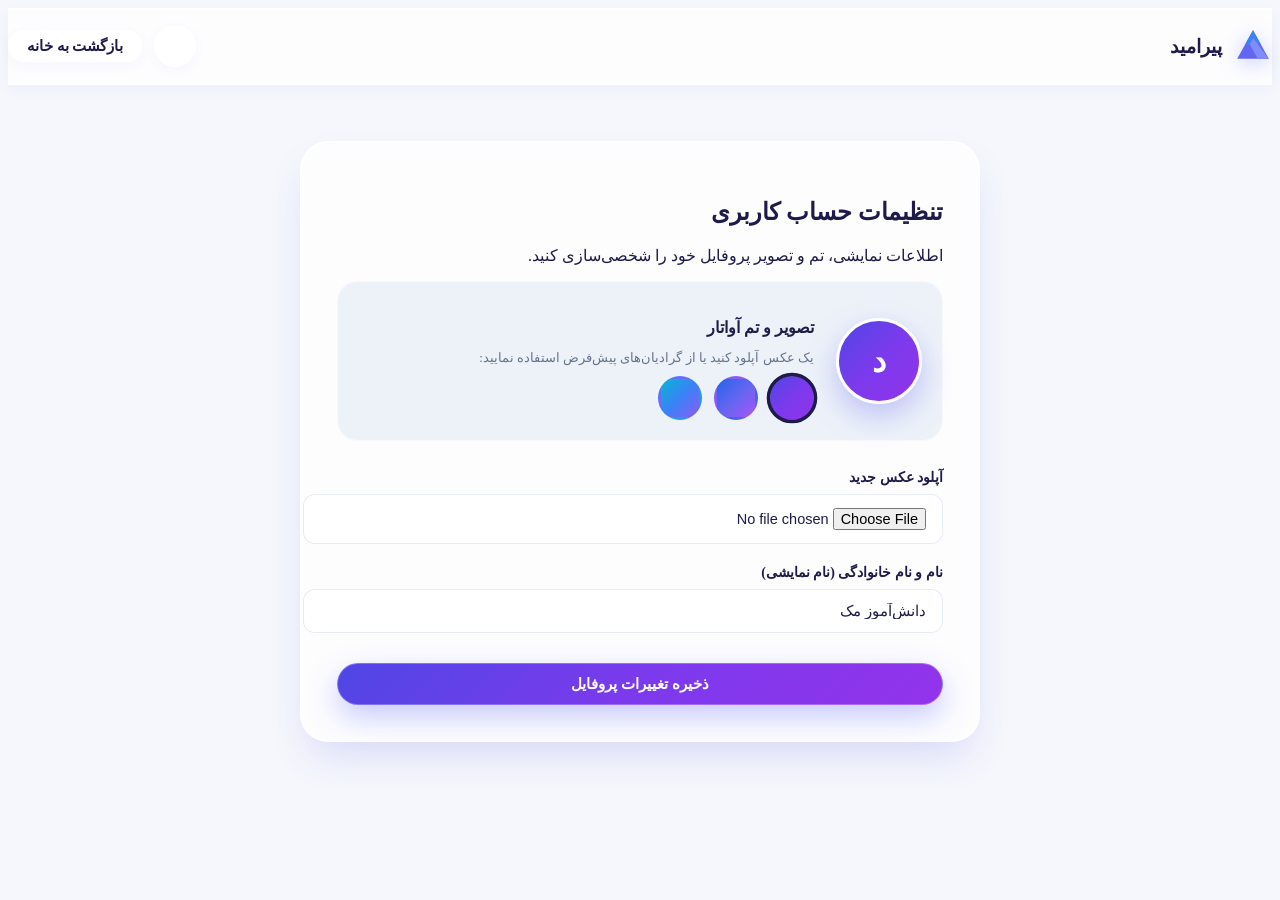
<file: pyramid/profile.html>
<!doctype html>
<html lang="fa" dir="rtl">
<head>
  <meta charset="UTF-8">
  <meta name="viewport" content="width=device-width, initial-scale=1.0">
  <title>پروفایل کاربری | پیرامید</title>
  <link rel="stylesheet" href="assets/css/style.css">
</head>
<body>

<header class="site-header">
  <div class="container">
    <a href="index.html" class="brand">
      <svg viewBox="0 0 48 48" fill="none" width="34" height="34"><path d="M24 4 L44 40 H4 Z" fill="#6366f1"/><path d="M24 4 L34 22 L14 22 Z" fill="#3b82f6"/><path d="M24 14 L44 40 H30 L20 22 Z" fill="#818cf8"/></svg>
      <span>پیرامید</span>
    </a>
    <div class="header-actions">
      <button class="theme-toggle-btn" type="button" aria-label="تغییر تم"></button>
      <a href="index.html" class="btn btn-outline" style="padding:8px 18px;">بازگشت به خانه</a>
    </div>
  </div>
</header>

<div class="form-wrap">
  <div class="glass-card">
    <h2>تنظیمات حساب کاربری</h2>
    <p>اطلاعات نمایشی، تم و تصویر پروفایل خود را شخصی‌سازی کنید.</p>

    <div class="profile-avatar-box">
      <div class="profile-avatar-large">د</div>
      <div>
        <h3 style="font-size:16px; margin-bottom:4px;">تصویر و تم آواتار</h3>
        <p style="font-size:13px; color:var(--text-muted); margin-bottom:10px;">یک عکس آپلود کنید یا از گرادیان‌های پیش‌فرض استفاده نمایید:</p>
        <div class="gradient-picker">
          <div class="gradient-opt g-1" data-grad="g-1" title="بنفش رویال"></div>
          <div class="gradient-opt g-2" data-grad="g-2" title="الکتریک سایبر"></div>
          <div class="gradient-opt g-3" data-grad="g-3" title="آبی فیروزه‌ای"></div>
        </div>
      </div>
    </div>

    <form id="profile-form">
      <div class="form-field">
        <label for="avatar-upload">آپلود عکس جدید</label>
        <input type="file" id="avatar-upload" accept="image/*">
      </div>

      <div class="form-field">
        <label for="profile-name">نام و نام خانوادگی (نام نمایشی)</label>
        <input type="text" id="profile-name" placeholder="مثلا: دانش‌آموز مک" required>
      </div>

      <button type="submit" class="btn btn-primary" style="width:100%; margin-top:10px;">
        ذخیره تغییرات پروفایل
      </button>
    </form>
  </div>
</div>

<script src="assets/js/main.js"></script>
</body>
</html>
</file>
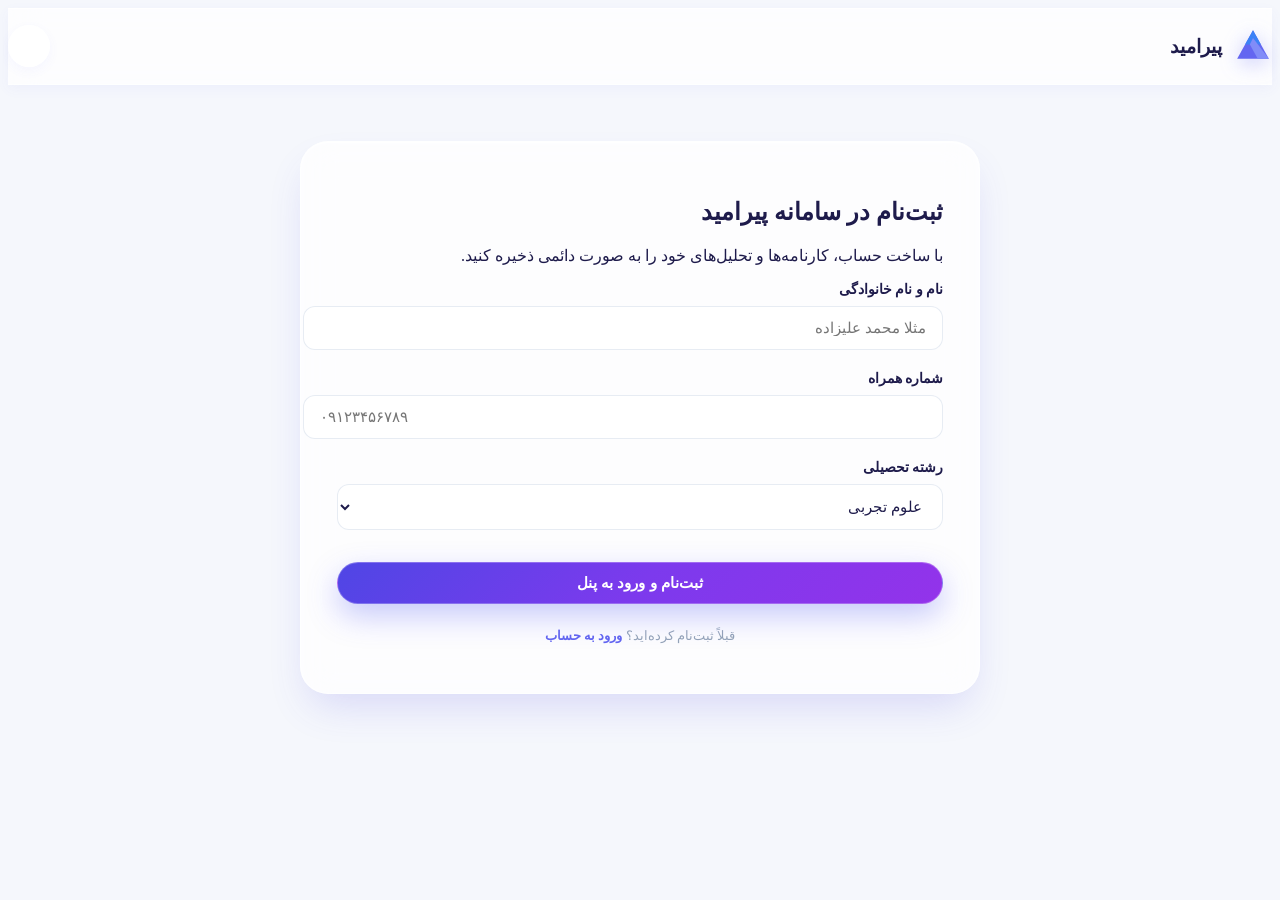
<file: pyramid/register.html>
<!doctype html>
<html lang="fa" dir="rtl">
<head>
  <meta charset="UTF-8">
  <meta name="viewport" content="width=device-width, initial-scale=1.0">
  <title>ثبت‌نام و ورود | پیرامید</title>
  <link rel="stylesheet" href="assets/css/style.css">
</head>
<body>

<header class="site-header">
  <div class="container">
    <a href="index.html" class="brand">
      <svg viewBox="0 0 48 48" fill="none" width="34" height="34"><path d="M24 4 L44 40 H4 Z" fill="#6366f1"/><path d="M24 4 L34 22 L14 22 Z" fill="#3b82f6"/><path d="M24 14 L44 40 H30 L20 22 Z" fill="#818cf8"/></svg>
      <span>پیرامید</span>
    </a>
    <button class="theme-toggle-btn" type="button" aria-label="تغییر تم"></button>
  </div>
</header>

<div class="form-wrap">
  <div class="glass-card">
    <h2>ثبت‌نام در سامانه پیرامید</h2>
    <p>با ساخت حساب، کارنامه‌ها و تحلیل‌های خود را به صورت دائمی ذخیره کنید.</p>

    <form action="profile.html" method="GET">
      <div class="form-field">
        <label for="reg-name">نام و نام خانوادگی</label>
        <input type="text" id="reg-name" placeholder="مثلا محمد علیزاده" required>
      </div>

      <div class="form-field">
        <label for="reg-phone">شماره همراه</label>
        <input type="tel" id="reg-phone" placeholder="۰۹۱۲۳۴۵۶۷۸۹" pattern="09[0-9]{9}" required>
      </div>

      <div class="form-field">
        <label for="reg-field">رشته تحصیلی</label>
        <select id="reg-field">
          <option>علوم تجربی</option>
          <option>ریاضی و فیزیک</option>
          <option>علوم انسانی</option>
          <option>هنر و منحصراً زبان</option>
        </select>
      </div>

      <button type="submit" class="btn btn-primary" style="width:100%; margin-top:12px;">
        ثبت‌نام و ورود به پنل
      </button>
    </form>
    <p class="form-note">قبلاً ثبت‌نام کرده‌اید؟ <a href="profile.html" style="color:var(--primary); font-weight:700;">ورود به حساب</a></p>
  </div>
</div>

<script src="assets/js/main.js"></script>
</body>
</html>
</file>
<file: pyramid/assets/css/style.css>
@import url("https://fonts.googleapis.com/css2?family=Vazirmatn:wght@300;400;500;600;700;800;900&display=swap");

/* ==========================================================================
   طراحی مایع شیشه‌ای و توکن‌های پالت بنفش-آبی پیرامید (Liquid Glass & Tokens)
   ========================================================================== */
:root {
  /* پالت اصلی بنفش-آبی */
  --primary: #6366f1;
  --primary-dark: #4338ca;
  --primary-light: #818cf8;
  --primary-glow: rgba(99, 102, 241, 0.35);
  
  --purple: #8b5cf6;
  --purple-dark: #6d28d9;
  --purple-light: #a78bfa;
  --purple-soft: rgba(139, 92, 246, 0.12);

  --blue: #3b82f6;
  --blue-dark: #1d4ed8;
  --blue-light: #60a5fa;
  --blue-soft: rgba(59, 130, 246, 0.12);

  --cyan: #06b6d4;
  --cyan-soft: rgba(6, 182, 212, 0.12);

  --green: #10b981;
  --green-soft: rgba(16, 185, 129, 0.12);

  --orange: #f59e0b;
  --orange-soft: rgba(245, 158, 11, 0.12);

  --red: #ef4444;
  --red-soft: rgba(239, 68, 68, 0.12);

  --gold: #fbbf24;

  /* گرادیان‌های پیش‌فرض مایع شیشه‌ای */
  --grad-primary: linear-gradient(135deg, #4f46e5 0%, #7c3aed 50%, #9333ea 100%);
  --grad-electric: linear-gradient(135deg, #2563eb 0%, #6366f1 50%, #a855f7 100%);
  --grad-cyan-purple: linear-gradient(135deg, #06b6d4 0%, #3b82f6 50%, #8b5cf6 100%);
  --grad-sunset: linear-gradient(135deg, #ec4899 0%, #8b5cf6 50%, #3b82f6 100%);

  /* رنگ‌های تم لایت (روشن شیشه‌ای) */
  --bg: #f5f7fc;
  --bg-soft: #edf2f9;
  --surface: rgba(255, 255, 255, 0.75);
  --surface-solid: #ffffff;
  --glass-border: rgba(255, 255, 255, 0.6);
  --glass-border-subtle: rgba(99, 102, 241, 0.12);
  --text: #1e1b4b;
  --text-muted: #64748b;
  --text-faint: #94a3b8;
  --border: rgba(226, 232, 240, 0.8);

  /* سایه‌ها و بازتاب‌های شیشه‌ای */
  --shadow-sm: 0 4px 12px rgba(99, 102, 241, 0.05);
  --shadow: 0 10px 25px -5px rgba(99, 102, 241, 0.1), 0 8px 10px -6px rgba(99, 102, 241, 0.06);
  --shadow-lg: 0 20px 40px -10px rgba(79, 70, 229, 0.18);
  --shadow-brand: 0 12px 30px rgba(99, 102, 241, 0.35);
  --glass-specular: inset 0 1px 1px 0 rgba(255, 255, 255, 0.85);

  --radius: 20px;
  --radius-sm: 12px;
  --radius-lg: 28px;
  --pill: 999px;
  --container: 1200px4748b;
  --text-faint: #94a3b8;
  --border: rgba(226, 232, 240, 0.8);

  /* سایه‌ها و بازتاب‌های شیشه‌ای */
  --shadow-sm: 0 4px 12px rgba(99, 102, 241, 0.05);
  --shadow: 0 10px 25px -5px rgba(99, 102, 241, 0.1), 0 8px 10px -6px rgba(99, 102, 241, 0.06);
  --shadow-lg: 0 20px 40px -10px rgba(79, 70, 229, 0.18);
  --shadow-brand: 0 12px 30px rgba(99, 102, 241, 0.35);
  --glass-specular: inset 0 1px 1px 0 rgba(255, 255, 255, 0.85);

  --radius: 20px;
  --radius-sm: 12px;
  --radius-lg: 28px;
  --pill: 999px;
  --container: 1200px;
  --ease: cubic-bezier(0.16, 1, 0.3, 1);
  --blur: 16px;
}
/* =========================================
   Theme engine (Light / Dark)
   ========================================= */
html{
  color-scheme: light;
  background: var(--bg);
  color: var(--text);
}

html[data-theme="dark"]{
  color-scheme: dark;

  --primary:#f071b0;
  --primary-dark:#ff9ac8;
  --primary-soft:#3a2230;

  --navy:#f4dce8;

  --purple:#cbb0f5;
  --purple-soft:#2c2438;

  --blue:#9ec4f0;
  --blue-soft:#1c2836;

  --green:#8ad4bc;
  --green-soft:#17302a;

  --orange:#f0b07a;
  --orange-soft:#322418;

  --red:#f07a94;
  --gold:#f0c56a;

  --text:#f6eef3;
  --muted:#c4b0bb;
  --faint:#8f7c87;

  --bg:#120d12;
  --soft:#1c151b;
  --border:#3d2c36;

  --shadow:0 4px 16px rgba(0,0,0,.38);
  --shadow-lg:0 20px 48px rgba(0,0,0,.5);
  --shadow-brand:0 12px 32px rgba(240,113,176,.28);
}

html[data-theme="dark"] body{
  background: var(--bg);
  color: var(--text);
}

/* سطوح شیشه‌ای / کارت / اینپوت وقتی تم عوض می‌شود */
html[data-theme="dark"] .glass,
html[data-theme="dark"] .card,
html[data-theme="dark"] .panel,
html[data-theme="dark"] .modal,
html[data-theme="dark"] .dropdown,
html[data-theme="dark"] header,
html[data-theme="dark"] .navbar,
html[data-theme="dark"] .sidebar{
  background: rgba(28, 21, 27, .72);
  border-color: var(--border);
  box-shadow: var(--shadow);
  backdrop-filter: blur(18px) saturate(140%);
  -webkit-backdrop-filter: blur(18px) saturate(140%);
}

html[data-theme="dark"] input,
html[data-theme="dark"] select,
html[data-theme="dark"] textarea{
  background: var(--soft);
  color: var(--text);
  border-color: var(--border);
}

html[data-theme="dark"] input::placeholder,
html[data-theme="dark"] textarea::placeholder{
  color: var(--faint);
}

.theme-toggle{
  width:44px;
  height:44px;
  border:1px solid var(--border);
  border-radius: var(--pill);
  background: var(--soft);
  color: var(--text);
  display:inline-flex;
  align-items:center;
  justify-content:center;
  cursor:pointer;
  box-shadow: var(--shadow);
  transition: transform .25s var(--ease), background .25s var(--ease), border-color .25s var(--ease);
}
.theme-toggle:hover{ transform: translateY(-1px); }
.theme-toggle:focus-visible{
  outline:2px solid var(--primary);
  outline-offset:3px;
}
.theme-toggle .icon-sun{ display:none; }
.theme-toggle .icon-moon{ display:block; }

html[data-theme="dark"] .theme-toggle .icon-sun{ display:block; }
html[data-theme="dark"] .theme-toggle .icon-moon{ display:none; }

/* ==========================================================================
   دکمه‌ها و عناصر رابط شیشه‌ای (Liquid Glass UI Components)
   ========================================================================== */
.btn {
  display: inline-flex;
  align-items: center;
  justify-content: center;
  gap: 10px;
  padding: 13px 26px;
  border-radius: var(--pill);
  font-weight: 700;
  font-size: 14.5px;
  line-height: 1;
  transition: all 0.3s var(--ease);
  position: relative;
  overflow: hidden;
  backdrop-filter: blur(8px);
}

.btn-primary {
  background: var(--grad-primary);
  color: #ffffff !important;
  box-shadow: var(--shadow-brand);
  border: 1px solid rgba(255, 255, 255, 0.25);
}

.btn-primary:hover {
  transform: translateY(-2px) scale(1.02);
  box-shadow: 0 16px 36px rgba(79, 70, 229, 0.45);
}

.btn-outline {
  background: var(--surface);
  color: var(--text);
  border: 1px solid var(--glass-border);
  box-shadow: var(--glass-specular), var(--shadow-sm);
}

.btn-outline:hover {
  background: var(--surface-solid);
  border-color: var(--primary-light);
  transform: translateY(-2px);
  color: var(--primary);
}

.btn-solid {
  background: var(--grad-electric);
  color: #ffffff;
  box-shadow: var(--shadow-brand);
}

.btn-solid:hover {
  transform: translateY(-2px);
  box-shadow: 0 14px 30px rgba(99, 102, 241, 0.4);
}

.avatar {
  width: 40px;
  height: 40px;
  border-radius: 50%;
  display: inline-flex;
  align-items: center;
  justify-content: center;
  font-weight: 800;
  color: #ffffff;
  background: var(--grad-primary);
  box-shadow: var(--shadow-sm);
  background-size: cover;
  background-position: center;
  border: 2px solid var(--glass-border);
}

.icon-purple { background: var(--purple-soft); color: var(--purple); }
.icon-blue   { background: var(--blue-soft);   color: var(--blue); }
.icon-green  { background: var(--green-soft);  color: var(--green); }
.icon-orange { background: var(--orange-soft); color: var(--orange); }
.icon-cyan   { background: var(--cyan-soft);   color: var(--cyan); }

.link-purple { color: var(--purple); }
.link-blue   { color: var(--blue); }
.link-green  { color: var(--green); }
.link-orange { color: var(--orange); }

/* ==========================================================================
   هدر شیشه‌ای مایع (Liquid Glass Header)
   ========================================================================== */
.site-header {
  position: sticky;
  top: 0;
  z-index: 100;
  background: var(--surface);
  backdrop-filter: blur(var(--blur));
  -webkit-backdrop-filter: blur(var(--blur));
  border-bottom: 1px solid var(--glass-border);
  box-shadow: var(--glass-specular), var(--shadow-sm);
  transition: all 0.3s var(--ease);
}

.site-header .container {
  height: 76px;
  display: flex;
  align-items: center;
  justify-content: space-between;
}

.brand {
  display: flex;
  align-items: center;
  gap: 12px;
  font-weight: 900;
  font-size: 19px;
  color: var(--text);
}

.brand svg {
  width: 38px;
  height: 38px;
  filter: drop-shadow(0 4px 10px var(--primary-glow));
}

.main-nav {
  display: flex;
  align-items: center;
  gap: 4px;
}

.nav-link {
  display: inline-flex;
  align-items: center;
  gap: 6px;
  padding: 10px 16px;
  border-radius: var(--pill);
  font-size: 14.5px;
  font-weight: 600;
  color: var(--text-muted);
  transition: all 0.25s var(--ease);
}

.nav-link:hover,
.nav-link.is-active {
  color: var(--primary);
  background: var(--purple-soft);
}

.nav-link .chev {
  width: 15px;
  height: 15px;
  transition: transform 0.3s var(--ease);
}

.has-dropdown {
  position: relative;
}

.has-dropdown:hover > .nav-link .chev,
.has-dropdown.is-open > .nav-link .chev {
  transform: rotate(180deg);
}

.dropdown {
  position: absolute;
  top: calc(100% + 10px);
  right: 0;
  min-width: 250px;
  background: var(--surface);
  backdrop-filter: blur(24px);
  -webkit-backdrop-filter: blur(24px);
  border: 1px solid var(--glass-border);
  box-shadow: var(--glass-specular), var(--shadow-lg);
  border-radius: var(--radius);
  padding: 10px;
  opacity: 0;
  visibility: hidden;
  transform: translateY(12px) scale(0.96);
  transition: all 0.25s var(--ease);
  z-index: 110;
}

.has-dropdown:hover .dropdown,
.has-dropdown.is-open .dropdown {
  opacity: 1;
  visibility: visible;
  transform: translateY(0) scale(1);
}

.dropdown a {
  display: flex;
  align-items: center;
  gap: 10px;
  padding: 10px 14px;
  border-radius: var(--radius-sm);
  font-size: 13.5px;
  font-weight: 600;
  color: var(--text);
}

.dropdown a:hover {
  background: var(--purple-soft);
  color: var(--primary);
  transform: translateX(-4px);
}

.dropdown .dot {
  width: 6px;
  height: 6px;
  border-radius: 50%;
  background: var(--primary-light);
  box-shadow: 0 0 8px var(--primary);
}

.header-actions {
  display: flex;
  align-items: center;
  gap: 12px;
}

.user-pill {
  display: inline-flex;
  align-items: center;
  gap: 10px;
  padding: 6px 16px 6px 8px;
  border-radius: var(--pill);
  background: var(--surface);
  border: 1px solid var(--glass-border);
  box-shadow: var(--glass-specular), var(--shadow-sm);
  font-size: 13.5px;
  font-weight: 700;
  color: var(--text);
  backdrop-filter: blur(8px);
}

.user-pill:hover {
  border-color: var(--primary);
  box-shadow: 0 6px 18px var(--primary-glow);
}

.theme-toggle-btn {
  width: 42px;
  height: 42px;
  border-radius: 50%;
  display: inline-flex;
  align-items: center;
  justify-content: center;
  background: var(--surface);
  border: 1px solid var(--glass-border);
  color: var(--text);
  box-shadow: var(--glass-specular), var(--shadow-sm);
  transition: all 0.3s var(--ease);
}

.theme-toggle-btn:hover {
  transform: rotate(20deg) scale(1.08);
  color: var(--primary);
  border-color: var(--primary);
}

.nav-toggle {
  display: none;
  width: 42px;
  height: 42px;
  border-radius: 12px;
  align-items: center;
  justify-content: center;
  background: var(--surface);
  border: 1px solid var(--glass-border);
  color: var(--text);
}

/* ==========================================================================
   بخش هیرو (Hero Section with Blue-Purple Liquid Gradient)
   ========================================================================== */
.hero {
  position: relative;
  padding: 96px 0 110px;
  background: var(--grad-primary);
  color: #ffffff;
  text-align: center;
  overflow: hidden;
  box-shadow: inset 0 -20px 40px rgba(0, 0, 0, 0.15);
}

.hero::before,
.hero::after {
  content: '';
  position: absolute;
  border-radius: 50%;
  pointer-events: none;
}

.hero::before {
  top: -150px;
  right: -100px;
  width: 500px;
  height: 500px;
  background: radial-gradient(circle, rgba(255, 255, 255, 0.25) 0%, rgba(255, 255, 255, 0) 70%);
  filter: blur(40px);
}

.hero::after {
  bottom: -150px;
  left: -100px;
  width: 450px;
  height: 450px;
  background: radial-gradient(circle, rgba(6, 182, 212, 0.3) 0%, rgba(6, 182, 212, 0) 70%);
  filter: blur(50px);
}

.hero-inner {
  max-width: 820px;
  margin-inline: auto;
  position: relative;
  z-index: 2;
}

.hero-badge {
  display: inline-flex;
  align-items: center;
  gap: 8px;
  padding: 8px 20px;
  border-radius: var(--pill);
  background: rgba(255, 255, 255, 0.15);
  border: 1px solid rgba(255, 255, 255, 0.3);
  backdrop-filter: blur(12px);
  -webkit-backdrop-filter: blur(12px);
  font-size: 13.5px;
  font-weight: 700;
  margin-bottom: 24px;
  box-shadow: 0 4px 15px rgba(0, 0, 0, 0.1);
}

.hero-badge svg {
  color: var(--gold);
}

.hero h1 {
  font-size: clamp(32px, 5.5vw, 54px);
  font-weight: 900;
  line-height: 1.25;
  margin-bottom: 20px;
  text-shadow: 0 4px 20px rgba(0, 0, 0, 0.2);
}

.hero p {
  font-size: clamp(16px, 2.2vw, 19px);
  color: rgba(255, 255, 255, 0.9);
  margin-bottom: 38px;
  font-weight: 400;
  line-height: 1.8;
}

.hero-cta {
  display: flex;
  align-items: center;
  justify-content: center;
  gap: 16px;
  flex-wrap: wrap;
}

.hero-cta .btn-primary {
  background: #ffffff;
  color: var(--primary-dark) !important;
  box-shadow: 0 10px 30px rgba(0, 0, 0, 0.2);
}

.hero-cta .btn-primary:hover {
  background: #f8fafc;
  transform: translateY(-3px);
  box-shadow: 0 15px 35px rgba(0, 0, 0, 0.3);
}

.hero-cta .btn-outline {
  background: rgba(255, 255, 255, 0.12);
  color: #ffffff;
  border: 1px solid rgba(255, 255, 255, 0.35);
  backdrop-filter: blur(12px);
}

.hero-cta .btn-outline:hover {
  background: rgba(255, 255, 255, 0.22);
  color: #ffffff;
}

/* ==========================================================================
   بخش‌های صفحه و کارت‌های شیشه‌ای (Glass Sections & Cards)
   ========================================================================== */
.section {
  padding: 96px 0;
  position: relative;
}

.section-soft {
  background: var(--bg-soft);
  position: relative;
}

.section-head {
  text-align: center;
  max-width: 680px;
  margin: 0 auto 56px;
}

.eyebrow {
  display: inline-block;
  padding: 6px 18px;
  border-radius: var(--pill);
  background: var(--purple-soft);
  color: var(--primary);
  border: 1px solid var(--glass-border-subtle);
  font-size: 13px;
  font-weight: 800;
  margin-bottom: 14px;
}

.section-head h2 {
  font-size: clamp(24px, 3.6vw, 36px);
  font-weight: 900;
  margin-bottom: 12px;
  line-height: 1.35;
}

.section-head p {
  color: var(--text-muted);
  font-size: 15.5px;
}

/* چرا پیرامید */
.why-grid {
  display: grid;
  grid-template-columns: repeat(3, 1fr);
  gap: 28px;
}

.why-card {
  background: var(--surface);
  backdrop-filter: blur(var(--blur));
  -webkit-backdrop-filter: blur(var(--blur));
  border: 1px solid var(--glass-border);
  border-radius: var(--radius);
  padding: 34px 28px;
  box-shadow: var(--glass-specular), var(--shadow);
  transition: all 0.35s var(--ease);
}

.why-card:hover {
  transform: translateY(-6px);
  border-color: var(--primary-light);
  box-shadow: var(--shadow-lg);
}

.why-icon {
  width: 58px;
  height: 58px;
  border-radius: 18px;
  display: inline-flex;
  align-items: center;
  justify-content: center;
  margin-bottom: 22px;
  border: 1px solid var(--glass-border);
  box-shadow: var(--glass-specular);
}

.why-icon svg {
  width: 28px;
  height: 28px;
}

.why-card h3 {
  font-size: 18px;
  font-weight: 800;
  margin-bottom: 10px;
}

.why-card p {
  color: var(--text-muted);
  font-size: 14px;
  line-height: 1.75;
}

/* خدمات ما */
.services-grid {
  display: grid;
  grid-template-columns: repeat(4, 1fr);
  gap: 24px;
}

.service-card {
  background: var(--surface);
  backdrop-filter: blur(var(--blur));
  -webkit-backdrop-filter: blur(var(--blur));
  border: 1px solid var(--glass-border);
  border-radius: var(--radius);
  padding: 30px 24px;
  box-shadow: var(--glass-specular), var(--shadow);
  transition: all 0.35s var(--ease);
  display: flex;
  flex-direction: column;
}

.service-card:hover {
  transform: translateY(-6px);
  border-color: var(--primary);
  box-shadow: var(--shadow-lg);
}

.service-card.is-featured {
  border-color: var(--primary);
  background: linear-gradient(180deg, var(--surface) 0%, var(--purple-soft) 100%);
  position: relative;
}

.service-icon {
  width: 52px;
  height: 52px;
  border-radius: 16px;
  display: inline-flex;
  align-items: center;
  justify-content: center;
  margin-bottom: 20px;
}

.service-icon svg {
  width: 26px;
  height: 26px;
}

.service-card h3 {
  font-size: 17px;
  font-weight: 800;
  margin-bottom: 8px;
}

.service-card p {
  color: var(--text-muted);
  font-size: 13.5px;
  margin-bottom: 22px;
  flex: 1;
}

.service-link {
  display: inline-flex;
  align-items: center;
  gap: 6px;
  font-size: 14px;
  font-weight: 700;
  transition: gap 0.25s var(--ease);
}

.service-link:hover {
  gap: 10px;
}

.service-link svg {
  width: 16px;
  height: 16px;
}

/* روند کار */
.steps {
  display: grid;
  grid-template-columns: repeat(4, 1fr);
  gap: 24px;
}

.step {
  text-align: center;
  padding: 24px 16px;
}

.step-num {
  width: 52px;
  height: 52px;
  border-radius: 50%;
  background: var(--grad-primary);
  color: #ffffff;
  display: inline-flex;
  align-items: center;
  justify-content: center;
  font-size: 20px;
  font-weight: 900;
  margin-bottom: 18px;
  box-shadow: var(--shadow-brand);
  border: 3px solid var(--surface-solid);
}

.step h3 {
  font-size: 16.5px;
  font-weight: 800;
  margin-bottom: 8px;
}

.step p {
  color: var(--text-muted);
  font-size: 13.5px;
}

/* آمار */
.stats-band {
  background: var(--grad-electric);
  border-radius: var(--radius-lg);
  padding: 50px 36px;
  display: grid;
  grid-template-columns: repeat(4, 1fr);
  gap: 30px;
  text-align: center;
  color: #ffffff;
  box-shadow: var(--shadow-brand);
  position: relative;
  overflow: hidden;
}

.stats-band::before {
  content: '';
  position: absolute;
  top: 0;
  left: 0;
  right: 0;
  bottom: 0;
  background: radial-gradient(circle at 80% 20%, rgba(255, 255, 255, 0.25) 0%, transparent 60%);
  pointer-events: none;
}

.stat b {
  display: block;
  font-size: clamp(28px, 3.5vw, 38px);
  font-weight: 900;
  margin-bottom: 4px;
}

.stat span {
  font-size: 14px;
  color: rgba(255, 255, 255, 0.85);
  font-weight: 500;
}

/* نظرات */
.testi-grid {
  display: grid;
  grid-template-columns: repeat(3, 1fr);
  gap: 28px;
}

.testi-card {
  background: var(--surface);
  backdrop-filter: blur(var(--blur));
  -webkit-backdrop-filter: blur(var(--blur));
  border: 1px solid var(--glass-border);
  border-radius: var(--radius);
  padding: 30px;
  box-shadow: var(--glass-specular), var(--shadow);
  display: flex;
  flex-direction: column;
  transition: transform 0.3s var(--ease);
}

.testi-card:hover {
  transform: translateY(-5px);
}

.testi-stars {
  display: flex;
  gap: 4px;
  color: var(--gold);
  margin-bottom: 16px;
}

.testi-stars svg {
  width: 18px;
  height: 18px;
}

.testi-card p {
  font-size: 14.5px;
  color: var(--text);
  line-height: 1.8;
  margin-bottom: 24px;
  flex: 1;
}

.testi-user {
  display: flex;
  align-items: center;
  gap: 14px;
}

.testi-user b {
  display: block;
  font-size: 14.5px;
}

.testi-user span {
  font-size: 12.5px;
  color: var(--text-muted);
}

/* CTA */
.cta-band {
  background: var(--grad-primary);
  border-radius: var(--radius-lg);
  padding: 68px 36px;
  text-align: center;
  color: #ffffff;
  box-shadow: var(--shadow-brand);
  position: relative;
  overflow: hidden;
}

.cta-band h2 {
  font-size: clamp(24px, 3.2vw, 34px);
  font-weight: 900;
  margin-bottom: 14px;
}

.cta-band p {
  font-size: 16px;
  max-width: 560px;
  margin: 0 auto 34px;
  color: rgba(255, 255, 255, 0.9);
}

.cta-actions {
  display: flex;
  align-items: center;
  justify-content: center;
  gap: 16px;
  flex-wrap: wrap;
}

.cta-actions .btn-primary {
  background: #ffffff;
  color: var(--primary-dark) !important;
}

.cta-actions .btn-outline {
  background: rgba(255, 255, 255, 0.15);
  color: #ffffff;
  border-color: rgba(255, 255, 255, 0.4);
}

/* ==========================================================================
   فوتر مایع شیشه‌ای (Liquid Glass Footer)
   ========================================================================== */
.site-footer {
  background: #090d16;
  color: rgba(255, 255, 255, 0.75);
  padding: 70px 0 30px;
  border-top: 1px solid rgba(255, 255, 255, 0.08);
  position: relative;
  overflow: hidden;
}

.site-footer::before {
  content: '';
  position: absolute;
  top: 0;
  right: 20%;
  width: 300px;
  height: 300px;
  background: radial-gradient(circle, rgba(99, 102, 241, 0.15) 0%, transparent 70%);
  pointer-events: none;
}

.footer-top {
  display: grid;
  grid-template-columns: 1.4fr 1fr 1fr 1fr 1.2fr;
  gap: 40px;
  padding-bottom: 48px;
  border-bottom: 1px solid rgba(255, 255, 255, 0.1);
}

.footer-brand .brand {
  color: #ffffff;
  margin-bottom: 16px;
}

.footer-brand p {
  font-size: 13.5px;
  line-height: 1.8;
  margin-bottom: 22px;
}

.footer-social {
  display: flex;
  gap: 10px;
}

.footer-social a {
  width: 40px;
  height: 40px;
  border-radius: 50%;
  background: rgba(255, 255, 255, 0.06);
  border: 1px solid rgba(255, 255, 255, 0.12);
  display: inline-flex;
  align-items: center;
  justify-content: center;
  color: #ffffff;
  transition: all 0.3s var(--ease);
}

.footer-social a:hover {
  background: var(--primary);
  transform: translateY(-3px);
  box-shadow: 0 6px 20px var(--primary-glow);
}

.footer-social svg {
  width: 18px;
  height: 18px;
}

.footer-col h4 {
  color: #ffffff;
  font-size: 15px;
  font-weight: 800;
  margin-bottom: 18px;
}

.footer-col ul li {
  margin-bottom: 10px;
}

.footer-col ul li a {
  font-size: 13.5px;
  color: rgba(255, 255, 255, 0.65);
}

.footer-col ul li a:hover {
  color: var(--primary-light);
  padding-right: 4px;
}

.footer-newsletter p {
  font-size: 13.5px;
  margin-bottom: 16px;
}

.footer-form {
  display: flex;
  background: rgba(255, 255, 255, 0.08);
  border: 1px solid rgba(255, 255, 255, 0.15);
  border-radius: var(--pill);
  padding: 4px;
}

.footer-form input {
  flex: 1;
  padding: 10px 16px;
  color: #ffffff;
  font-size: 13px;
}

.footer-form input::placeholder {
  color: rgba(255, 255, 255, 0.4);
}

.footer-form button {
  background: var(--grad-primary);
  color: #ffffff;
  padding: 10px 20px;
  border-radius: var(--pill);
  font-weight: 700;
  font-size: 13px;
  transition: all 0.25s var(--ease);
}

.footer-form button:hover {
  filter: brightness(1.15);
}

.footer-bottom {
  display: flex;
  align-items: center;
  justify-content: space-between;
  padding-top: 28px;
  font-size: 13px;
  color: rgba(255, 255, 255, 0.45);
}

.footer-trust {
  display: flex;
  align-items: center;
  gap: 16px;
}

.footer-trust .seal {
  width: 40px;
  height: 40px;
  border-radius: 12px;
  background: rgba(99, 102, 241, 0.15);
  border: 1px solid rgba(99, 102, 241, 0.3);
  display: inline-flex;
  align-items: center;
  justify-content: center;
  color: var(--primary-light);
}

.legal-links a {
  margin-right: 14px;
  color: rgba(255, 255, 255, 0.45);
}

.legal-links a:hover {
  color: #ffffff;
}

/* دکمه شناور تماس */
.floating-contact {
  position: fixed;
  left: 24px;
  bottom: 96px;
  z-index: 90;
}

.floating-button {
  width: 54px;
  height: 54px;
  border-radius: 50%;
  background: var(--grad-electric);
  color: #ffffff;
  display: flex;
  align-items: center;
  justify-content: center;
  box-shadow: var(--shadow-brand);
  cursor: pointer;
  transition: all 0.3s var(--ease);
}

.floating-button:hover {
  transform: scale(1.08);
}

.contact-list {
  position: absolute;
  bottom: 66px;
  left: 0;
  background: var(--surface);
  backdrop-filter: blur(20px);
  -webkit-backdrop-filter: blur(20px);
  border: 1px solid var(--glass-border);
  border-radius: var(--radius);
  padding: 10px;
  box-shadow: var(--shadow-lg);
  display: flex;
  flex-direction: column;
  gap: 6px;
  min-width: 190px;
  opacity: 0;
  visibility: hidden;
  transform: translateY(10px);
  transition: all 0.25s var(--ease);
}

.floating-contact:hover .contact-list {
  opacity: 1;
  visibility: visible;
  transform: translateY(0);
}

.contact-list a {
  display: flex;
  align-items: center;
  justify-content: space-between;
  padding: 8px 12px;
  border-radius: var(--radius-sm);
  font-size: 13px;
  font-weight: 600;
  color: var(--text);
}

.contact-list a:hover {
  background: var(--purple-soft);
  color: var(--primary);
}

/* ==========================================================================
   صفحه پیشخوان و نتیجه (Dashboard & Results Liquid Glass)
   ========================================================================== */
.dashboard-shell {
  min-height: 100vh;
  background: var(--bg);
}

.mobile-topbar {
  display: flex;
  align-items: center;
  justify-content: space-between;
  padding: 14px 20px;
  background: var(--surface);
  backdrop-filter: blur(var(--blur));
  border-bottom: 1px solid var(--glass-border);
  position: sticky;
  top: 0;
  z-index: 90;
}

.icon-btn {
  width: 42px;
  height: 42px;
  border-radius: 12px;
  display: inline-flex;
  align-items: center;
  justify-content: center;
  background: var(--surface);
  border: 1px solid var(--glass-border);
  color: var(--text);
  box-shadow: var(--glass-specular), var(--shadow-sm);
  transition: all 0.25s var(--ease);
}

.icon-btn:hover {
  border-color: var(--primary);
  color: var(--primary);
  transform: scale(1.05);
}

.result-wrap {
  max-width: 540px;
  margin: 30px auto;
  padding: 0 20px 110px;
}

.result-title {
  text-align: center;
  margin-bottom: 4px;
}

.result-title b {
  font-size: 42px;
  font-weight: 900;
  background: var(--grad-electric);
  -webkit-background-clip: text;
  -webkit-text-fill-color: transparent;
  display: block;
  letter-spacing: -1px;
}

.result-range {
  text-align: center;
  color: var(--text-muted);
  font-size: 14px;
  font-weight: 600;
  margin-bottom: 24px;
}

.gauge-card {
  background: var(--surface);
  backdrop-filter: blur(var(--blur));
  -webkit-backdrop-filter: blur(var(--blur));
  border: 1px solid var(--glass-border);
  border-radius: var(--radius-lg);
  padding: 26px 20px;
  box-shadow: var(--glass-specular), var(--shadow);
  text-align: center;
  margin-bottom: 24px;
}

.gauge-svg {
  width: 100%;
  max-width: 320px;
  height: auto;
  margin: 0 auto;
}

.gauge-needle {
  transform-origin: 150px 150px;
  transition: transform 1.2s cubic-bezier(0.34, 1.3, 0.64, 1);
  stroke: var(--primary-dark);
  stroke-width: 5;
  stroke-linecap: round;
}

.gauge-hub {
  fill: var(--primary-dark);
}

.gauge-tick {
  stroke: var(--surface-solid);
  stroke-width: 2.5;
}

.gauge-caption {
  display: block;
  margin-top: -10px;
  font-size: 13.5px;
  color: var(--text-muted);
  font-weight: 600;
}

.slider-row {
  background: var(--surface);
  backdrop-filter: blur(var(--blur));
  border: 1px solid var(--glass-border);
  border-radius: var(--radius);
  padding: 22px;
  box-shadow: var(--glass-specular), var(--shadow);
  margin-bottom: 20px;
}

.slider-track {
  height: 10px;
  border-radius: var(--pill);
  background: linear-gradient(90deg, #3b82f6 0%, #10b981 35%, #f59e0b 70%, #ef4444 100%);
  position: relative;
  margin-bottom: 14px;
}

.slider-thumb {
  width: 22px;
  height: 22px;
  border-radius: 50%;
  background: #ffffff;
  border: 4px solid var(--primary);
  position: absolute;
  top: 50%;
  right: 50%;
  transform: translate(50%, -50%);
  box-shadow: 0 2px 8px rgba(0, 0, 0, 0.2);
}

.slider-labels,
.slider-values {
  display: flex;
  justify-content: space-between;
}

.slider-labels {
  font-size: 12.5px;
  color: var(--text-muted);
  font-weight: 600;
  margin-bottom: 4px;
}

.slider-values {
  font-size: 16px;
  font-weight: 800;
}

.stat-box {
  background: linear-gradient(135deg, var(--surface) 0%, var(--purple-soft) 100%);
  backdrop-filter: blur(var(--blur));
  border: 1px solid var(--glass-border);
  border-radius: var(--radius);
  padding: 20px 24px;
  display: flex;
  align-items: center;
  justify-content: space-between;
  box-shadow: var(--glass-specular), var(--shadow);
  margin-bottom: 20px;
}

.stat-box span {
  font-weight: 700;
  color: var(--text-muted);
}

.stat-box b {
  font-size: 24px;
  font-weight: 900;
  color: var(--primary);
}

.report-error {
  display: flex;
  align-items: center;
  justify-content: center;
  gap: 8px;
  padding: 12px;
  border-radius: var(--pill);
  border: 1px dashed var(--glass-border-subtle);
  color: var(--text-muted);
  font-size: 13.5px;
  font-weight: 600;
  margin-bottom: 28px;
}

.report-error:hover {
  background: var(--red-soft);
  color: var(--red);
  border-color: var(--red);
}

.next-section-peek {
  display: flex;
  align-items: center;
  justify-content: space-between;
  margin-bottom: 14px;
  padding-top: 10px;
}

.next-section-peek h4 {
  font-size: 16.5px;
  font-weight: 800;
}

.percent-rows {
  background: var(--surface);
  backdrop-filter: blur(var(--blur));
  border: 1px solid var(--glass-border);
  border-radius: var(--radius);
  overflow: hidden;
  box-shadow: var(--glass-specular), var(--shadow);
}

.percent-row {
  display: flex;
  align-items: center;
  justify-content: space-between;
  padding: 14px 20px;
  border-bottom: 1px solid var(--glass-border);
  font-size: 14px;
}

.percent-row:last-child {
  border-bottom: none;
}

.percent-row .val {
  font-weight: 800;
  color: var(--primary);
}

.fab-share {
  position: fixed;
  left: 24px;
  bottom: 24px;
  width: 58px;
  height: 58px;
  border-radius: 50%;
  background: var(--grad-primary);
  color: #ffffff;
  display: flex;
  align-items: center;
  justify-content: center;
  box-shadow: var(--shadow-brand);
  z-index: 80;
  transition: all 0.3s var(--ease);
}

.fab-share:hover {
  transform: scale(1.08) translateY(-2px);
}

/* ==========================================================================
   فرم‌ها، ماژول ثبت‌نام و پروفایل شیشه‌ای (Forms & Profile Glass UI)
   ========================================================================== */
.form-wrap {
  max-width: 680px;
  margin: 0 auto;
  padding: 56px 20px 90px;
}

.form-card,
.glass-card {
  background: var(--surface);
  backdrop-filter: blur(var(--blur));
  -webkit-backdrop-filter: blur(var(--blur));
  border: 1px solid var(--glass-border);
  border-radius: var(--radius-lg);
  padding: 36px;
  box-shadow: var(--glass-specular), var(--shadow-lg);
  position: relative;
}

.form-card h2 {
  font-size: 22px;
  font-weight: 900;
  margin-bottom: 8px;
}

.form-card > p {
  color: var(--text-muted);
  font-size: 14.5px;
  margin-bottom: 28px;
}

.form-field {
  margin-bottom: 20px;
}
/* هیچ لینک/دکمه‌ای زیرخط نداشته باشد */
a,a:hover,a:focus,a:visited,a:active,
.nav-link,.main-nav a,.btn,button,.user-pill,.theme-toggle{
  text-decoration:none !important;
  -webkit-text-decoration:none !important;
}

.form-field label {
  display: block;
  font-size: 14px;
  font-weight: 700;
  margin-bottom: 8px;
  color: var(--text);
}

.form-field input,
.form-field select,
.form-field textarea {
  width: 100%;
  padding: 13px 16px;
  border-radius: var(--radius-sm);
  border: 1px solid var(--border);
  background: var(--surface-solid);
  color: var(--text);
  font-size: 14.5px;
  transition: all 0.25s var(--ease);
}

.form-field input:focus,
.form-field select:focus,
.form-field textarea:focus {
  outline: none;
  border-color: var(--primary);
  box-shadow: 0 0 0 4px var(--primary-glow);
}

.form-grid {
  display: grid;
  grid-template-columns: 1fr 1fr;
  gap: 18px;
}

.field-error {
  display: block;
  font-size: 12.5px;
  color: var(--red);
  margin-top: 6px;
  font-weight: 600;
}

.form-hint {
  font-size: 13px;
  color: var(--text-faint);
  margin-top: 8px;
  margin-bottom: 20px;
}

.form-note {
  font-size: 13px;
  color: var(--text-faint);
  margin-top: 24px;
  text-align: center;
}

/* پروفایل و انتخاب گرادیان */
.profile-avatar-box {
  display: flex;
  align-items: center;
  gap: 22px;
  margin-bottom: 28px;
  padding: 20px;
  background: var(--bg-soft);
  border-radius: var(--radius);
  border: 1px solid var(--glass-border);
}

.profile-avatar-large {
  width: 80px;
  height: 80px;
  border-radius: 50%;
  background: var(--grad-primary);
  color: #ffffff;
  display: flex;
  align-items: center;
  justify-content: center;
  font-size: 32px;
  font-weight: 900;
  box-shadow: var(--shadow-brand);
  background-size: cover;
  background-position: center;
  border: 3px solid var(--surface-solid);
  flex-shrink: 0;
}

.gradient-picker {
  display: flex;
  gap: 12px;
  margin-top: 8px;
}

.gradient-opt {
  width: 38px;
  height: 38px;
  border-radius: 50%;
  cursor: pointer;
  border: 3px solid transparent;
  transition: transform 0.25s var(--ease);
}

.gradient-opt.is-active {
  border-color: var(--text);
  transform: scale(1.15);
}

.g-1 { background: var(--grad-primary); }
.g-2 { background: var(--grad-electric); }
.g-3 { background: var(--grad-cyan-purple); }

/* ==========================================================================
   ماژول ماشین‌حساب پیشرفته (Advanced Calculator Glass UI)
   ========================================================================== */
.calc-wrap {
  max-width: 640px;
  margin: 40px auto;
}

.calc-tabs {
  display: flex;
  background: var(--surface);
  border: 1px solid var(--glass-border);
  padding: 6px;
  border-radius: var(--pill);
  margin-bottom: 22px;
  backdrop-filter: blur(var(--blur));
}

.calc-tab-btn {
  flex: 1;
  padding: 10px;
  border-radius: var(--pill);
  font-weight: 700;
  font-size: 14px;
  color: var(--text-muted);
  transition: all 0.25s var(--ease);
  text-align: center;
}

.calc-tab-btn.is-active {
  background: var(--grad-primary);
  color: #ffffff;
  box-shadow: var(--shadow-brand);
}

.calc-screen {
  background: var(--bg-soft);
  border: 1px solid var(--glass-border);
  border-radius: var(--radius);
  padding: 20px;
  text-align: left;
  margin-bottom: 20px;
  min-height: 85px;
  display: flex;
  flex-direction: column;
  justify-content: flex-end;
}

.calc-history {
  font-size: 13px;
  color: var(--text-faint);
  min-height: 20px;
  direction: ltr;
}

.calc-output {
  font-size: 32px;
  font-weight: 900;
  color: var(--text);
  direction: ltr;
}

.calc-grid {
  display: grid;
  grid-template-columns: repeat(4, 1fr);
  gap: 12px;
}

.calc-btn {
  padding: 16px;
  border-radius: var(--radius-sm);
  background: var(--surface);
  border: 1px solid var(--glass-border);
  font-size: 18px;
  font-weight: 700;
  color: var(--text);
  box-shadow: var(--glass-specular), var(--shadow-sm);
  transition: all 0.2s var(--ease);
  display: flex;
  align-items: center;
  justify-content: center;
}

.calc-btn:hover {
  background: var(--surface-solid);
  transform: translateY(-2px);
  border-color: var(--primary-light);
}

.calc-btn.op {
  background: var(--purple-soft);
  color: var(--primary);
}

.calc-btn.action {
  background: var(--grad-primary);
  color: #ffffff;
}

/* ==========================================================================
   واکنش‌گرایی (Responsive Media Queries)
   ========================================================================== */
@media (max-width: 1080px) {
  .services-grid { grid-template-columns: repeat(2, 1fr); }
  .why-grid, .testi-grid { grid-template-columns: repeat(2, 1fr); }
  .steps, .stats-band { grid-template-columns: repeat(2, 1fr); }
  .footer-top { grid-template-columns: repeat(2, 1fr); }
}

@media (max-width: 860px) {
  .nav-toggle { display: inline-flex; }
  .main-nav {
    position: fixed;
    top: 76px;
    right: 0;
    left: 0;
    bottom: 0;
    background: var(--surface);
    backdrop-filter: blur(28px);
    -webkit-backdrop-filter: blur(28px);
    flex-direction: column;
    align-items: stretch;
    padding: 24px;
    gap: 8px;
    overflow-y: auto;
    transform: translateY(-100%);
    opacity: 0;
    visibility: hidden;
    transition: all 0.35s var(--ease);
  }

  .main-nav.is-open {
    transform: translateY(0);
    opacity: 1;
    visibility: visible;
  }

  .dropdown {
    position: static;
    opacity: 1;
    visibility: visible;
    transform: none;
    box-shadow: none;
    background: transparent;
    padding-right: 16px;
    display: none;
  }

  .has-dropdown.is-open .dropdown {
    display: block;
  }
}

@media (max-width: 560px) {
  .why-grid, .services-grid, .testi-grid, .steps, .stats-band, .form-grid {
    grid-template-columns: 1fr;
  }
  .footer-top { grid-template-columns: 1fr; }
  .hero { padding: 60px 0 80px; }
  .form-card { padding: 24px 18px; }
}
</file>
